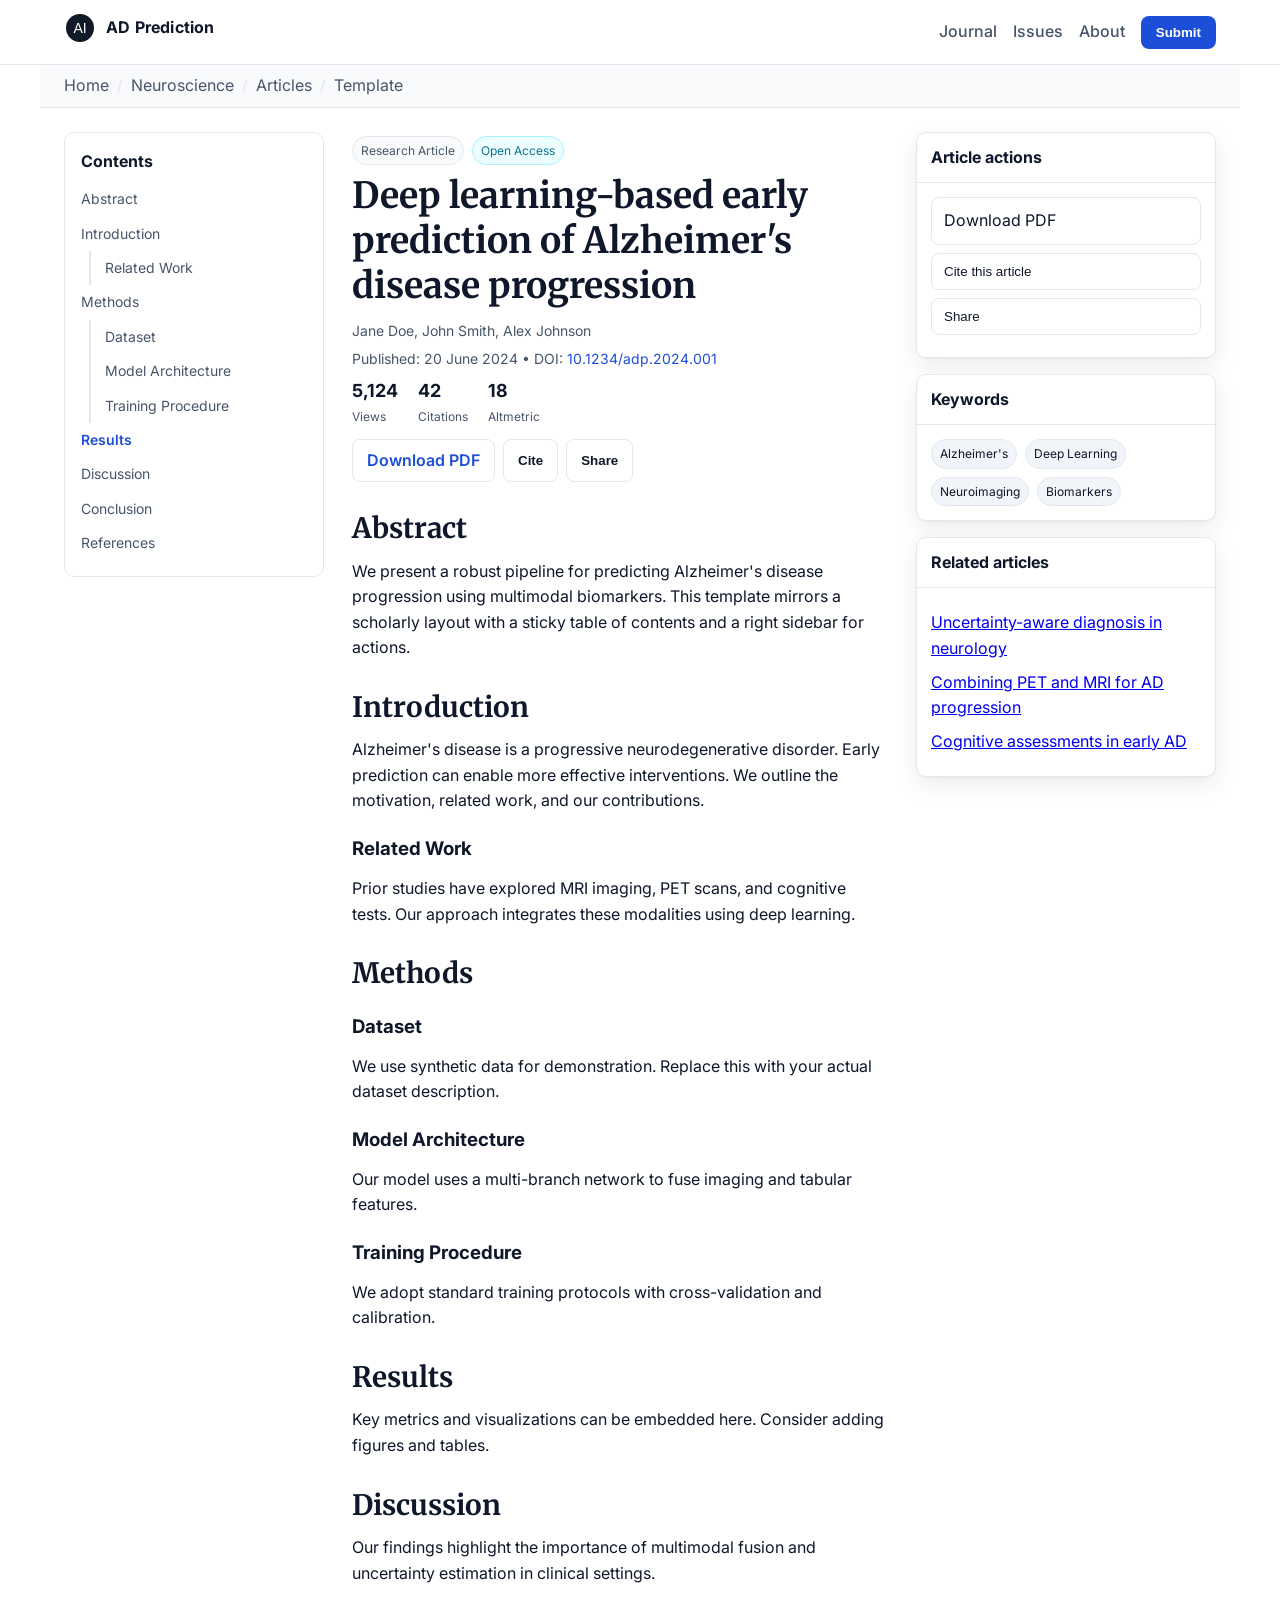
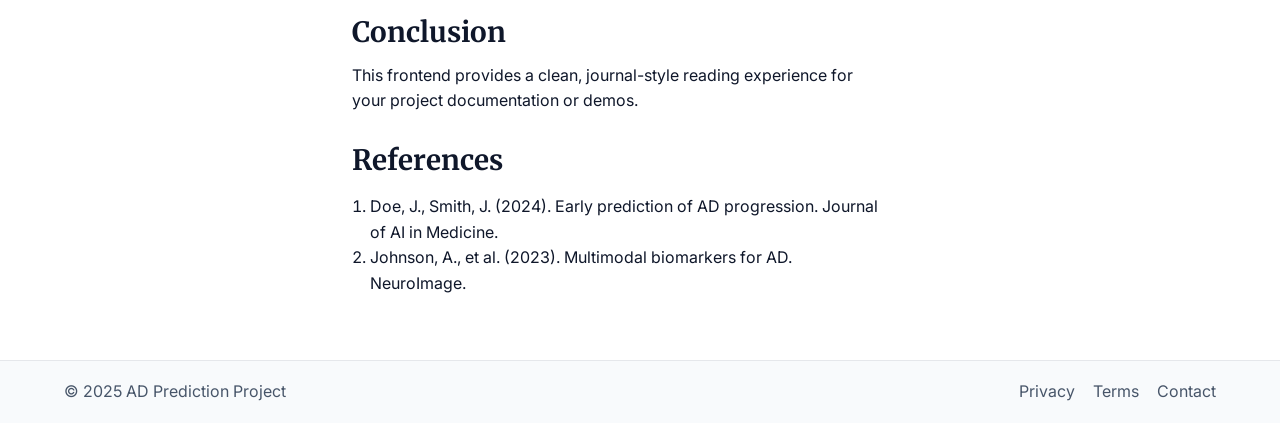
<file: frontend/index.html>
<!doctype html>
<html lang="en">
<head>
  <meta charset="utf-8" />
  <meta name="viewport" content="width=device-width, initial-scale=1" />
  <title>Project Article Template</title>
  <meta name="description" content="Article layout template mirroring a scholarly journal page with sticky TOC and sidebar." />
  <link rel="stylesheet" href="./styles.css" />
  <link rel="preconnect" href="https://fonts.googleapis.com">
  <link rel="preconnect" href="https://fonts.gstatic.com" crossorigin>
  <link href="https://fonts.googleapis.com/css2?family=Inter:wght@300;400;500;600;700&family=Merriweather:wght@300;400;700&display=swap" rel="stylesheet">
</head>
<body>
  <header class="site-header" role="banner">
    <div class="site-header__inner container">
      <div class="brand">
        <a href="#" class="brand__link" aria-label="Home">
          <svg class="brand__logo" viewBox="0 0 32 32" aria-hidden="true"><circle cx="16" cy="16" r="14" fill="#111827"/><text x="16" y="21" text-anchor="middle" font-family="sans-serif" font-size="14" fill="#fff">AI</text></svg>
          <span class="brand__name">AD Prediction</span>
        </a>
      </div>
      <nav class="site-nav" aria-label="Primary">
        <a href="#" class="site-nav__item">Journal</a>
        <a href="#" class="site-nav__item">Issues</a>
        <a href="#" class="site-nav__item">About</a>
      </nav>
      <div class="site-actions">
        <button class="btn btn--primary">Submit</button>
      </div>
    </div>
  </header>

  <div class="breadcrumb container" aria-label="Breadcrumb">
    <ol class="breadcrumb__list">
      <li><a href="#">Home</a></li>
      <li><a href="#">Neuroscience</a></li>
      <li><a href="#">Articles</a></li>
      <li aria-current="page">Template</li>
    </ol>
  </div>

  <main class="container layout" id="main-content">
    <aside class="toc" aria-label="Table of contents">
      <div class="toc__inner">
        <div class="toc__title">Contents</div>
        <nav id="toc-nav" class="toc__nav"></nav>
      </div>
    </aside>

    <article class="article" role="article">
      <header class="article-header">
        <div class="article-labels">
          <span class="label">Research Article</span>
          <span class="label label--accent">Open Access</span>
        </div>
        <h1 class="article-title">Deep learning-based early prediction of Alzheimer's disease progression</h1>
        <div class="article-meta">
          <div class="meta-row">
            <div class="authors">
              <span>Jane Doe</span>, <span>John Smith</span>, <span>Alex Johnson</span>
            </div>
          </div>
          <div class="meta-row">
            <div class="journal">Published: <time datetime="2024-06-20">20 June 2024</time> • DOI: <a href="#">10.1234/adp.2024.001</a></div>
          </div>
          <div class="meta-row metrics">
            <div class="metric"><strong>5,124</strong><span>Views</span></div>
            <div class="metric"><strong>42</strong><span>Citations</span></div>
            <div class="metric"><strong>18</strong><span>Altmetric</span></div>
          </div>
        </div>
        <div class="article-actions">
          <a class="btn btn--ghost" href="#">Download PDF</a>
          <button class="btn btn--ghost" data-action="cite">Cite</button>
          <button class="btn btn--ghost" data-action="share">Share</button>
        </div>
      </header>

      <section class="abstract" id="abstract">
        <h2>Abstract</h2>
        <p>
          We present a robust pipeline for predicting Alzheimer's disease progression using multimodal biomarkers.
          This template mirrors a scholarly layout with a sticky table of contents and a right sidebar for actions.
        </p>
      </section>

      <section id="introduction">
        <h2>Introduction</h2>
        <p>
          Alzheimer's disease is a progressive neurodegenerative disorder. Early prediction can enable more effective
          interventions. We outline the motivation, related work, and our contributions.
        </p>
        <h3>Related Work</h3>
        <p>
          Prior studies have explored MRI imaging, PET scans, and cognitive tests. Our approach integrates these
          modalities using deep learning.
        </p>
      </section>

      <section id="methods">
        <h2>Methods</h2>
        <h3>Dataset</h3>
        <p>
          We use synthetic data for demonstration. Replace this with your actual dataset description.
        </p>
        <h3>Model Architecture</h3>
        <p>
          Our model uses a multi-branch network to fuse imaging and tabular features.
        </p>
        <h3>Training Procedure</h3>
        <p>
          We adopt standard training protocols with cross-validation and calibration.
        </p>
      </section>

      <section id="results">
        <h2>Results</h2>
        <p>
          Key metrics and visualizations can be embedded here. Consider adding figures and tables.
        </p>
      </section>

      <section id="discussion">
        <h2>Discussion</h2>
        <p>
          Our findings highlight the importance of multimodal fusion and uncertainty estimation in clinical settings.
        </p>
      </section>

      <section id="conclusion">
        <h2>Conclusion</h2>
        <p>
          This frontend provides a clean, journal-style reading experience for your project documentation or demos.
        </p>
      </section>

      <section id="references">
        <h2>References</h2>
        <ol class="references">
          <li>Doe, J., Smith, J. (2024). Early prediction of AD progression. Journal of AI in Medicine.</li>
          <li>Johnson, A., et al. (2023). Multimodal biomarkers for AD. NeuroImage.</li>
        </ol>
      </section>
    </article>

    <aside class="sidebar" aria-label="Article actions and related content">
      <div class="card">
        <div class="card__title">Article actions</div>
        <div class="card__content actions">
          <a href="#" class="action">Download PDF</a>
          <button class="action" data-action="cite">Cite this article</button>
          <button class="action" data-action="share">Share</button>
        </div>
      </div>

      <div class="card">
        <div class="card__title">Keywords</div>
        <div class="card__content tags">
          <span class="tag">Alzheimer's</span>
          <span class="tag">Deep Learning</span>
          <span class="tag">Neuroimaging</span>
          <span class="tag">Biomarkers</span>
        </div>
      </div>

      <div class="card">
        <div class="card__title">Related articles</div>
        <ul class="card__list">
          <li><a href="#">Uncertainty-aware diagnosis in neurology</a></li>
          <li><a href="#">Combining PET and MRI for AD progression</a></li>
          <li><a href="#">Cognitive assessments in early AD</a></li>
        </ul>
      </div>
    </aside>
  </main>

  <footer class="site-footer">
    <div class="container">
      <div>© 2025 AD Prediction Project</div>
      <nav class="footer-nav">
        <a href="#">Privacy</a>
        <a href="#">Terms</a>
        <a href="#">Contact</a>
      </nav>
    </div>
  </footer>

  <script src="./script.js"></script>
</body>
</html>
</file>
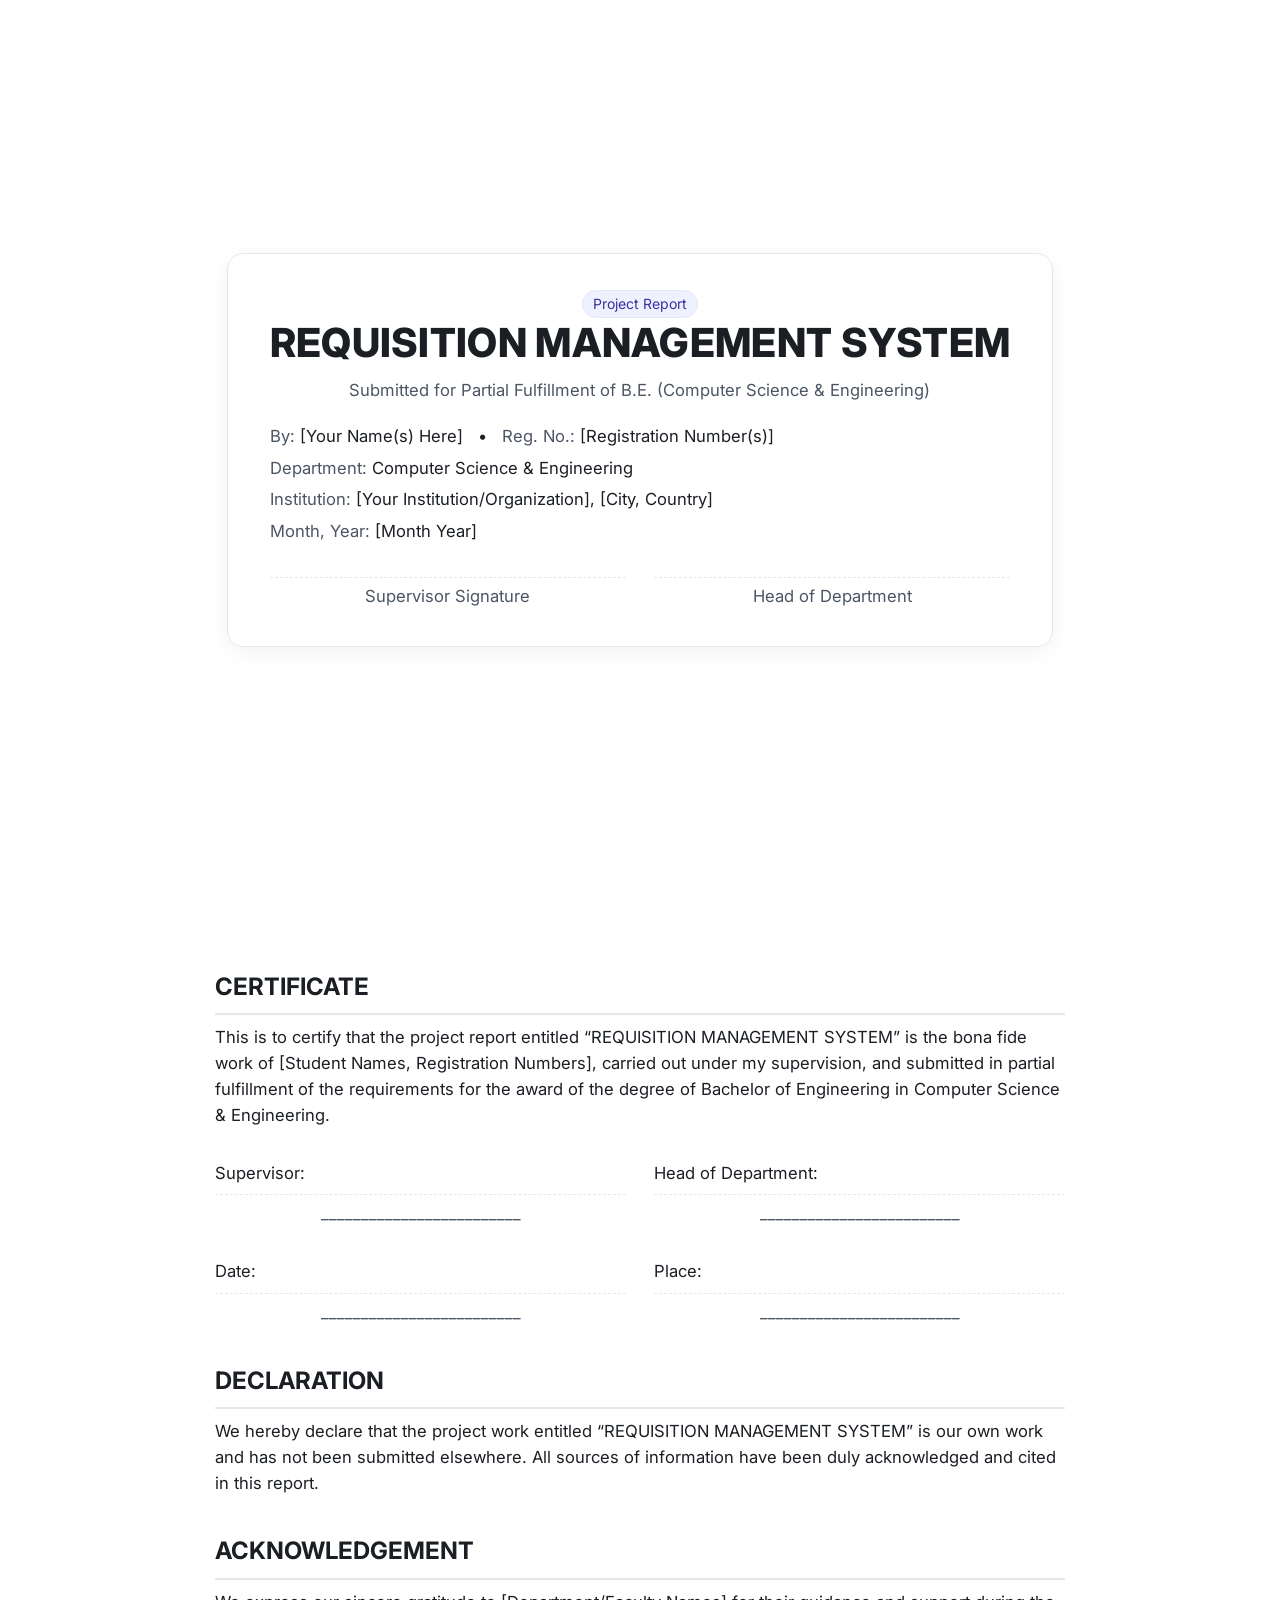
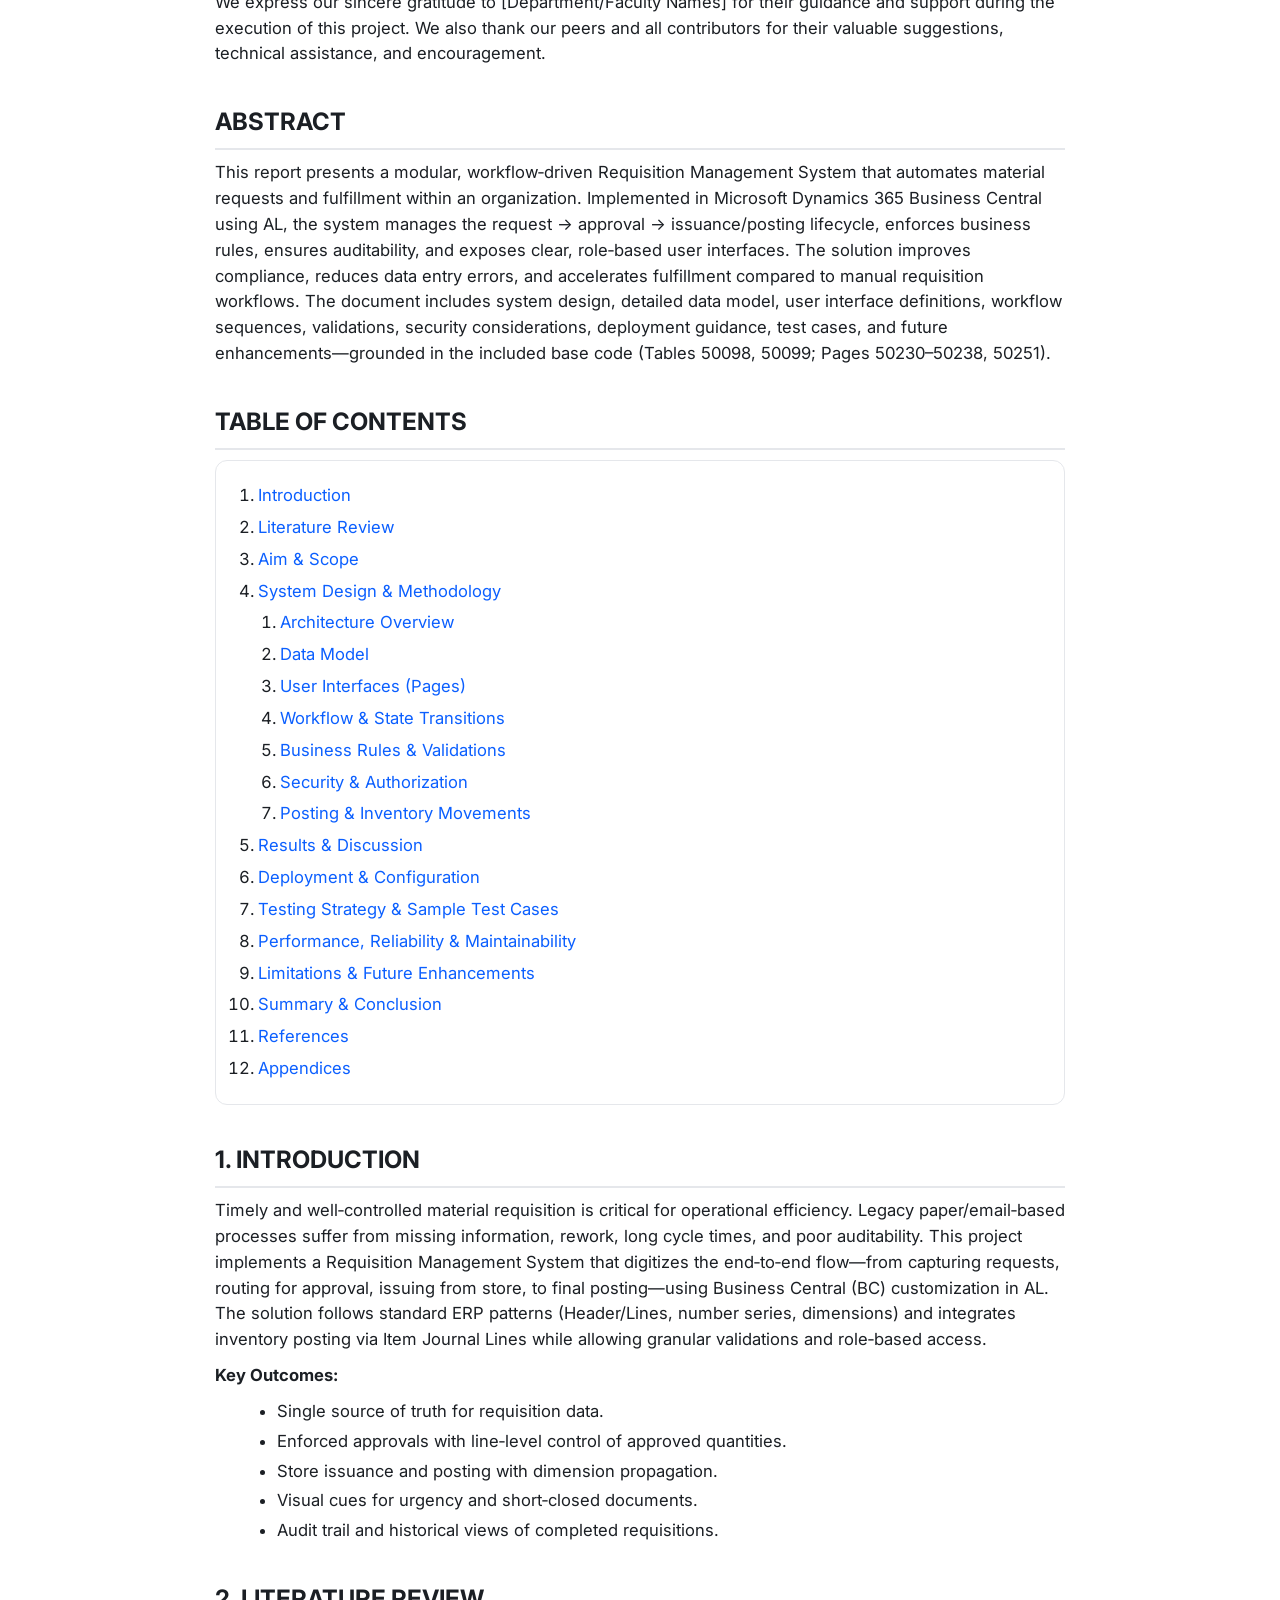
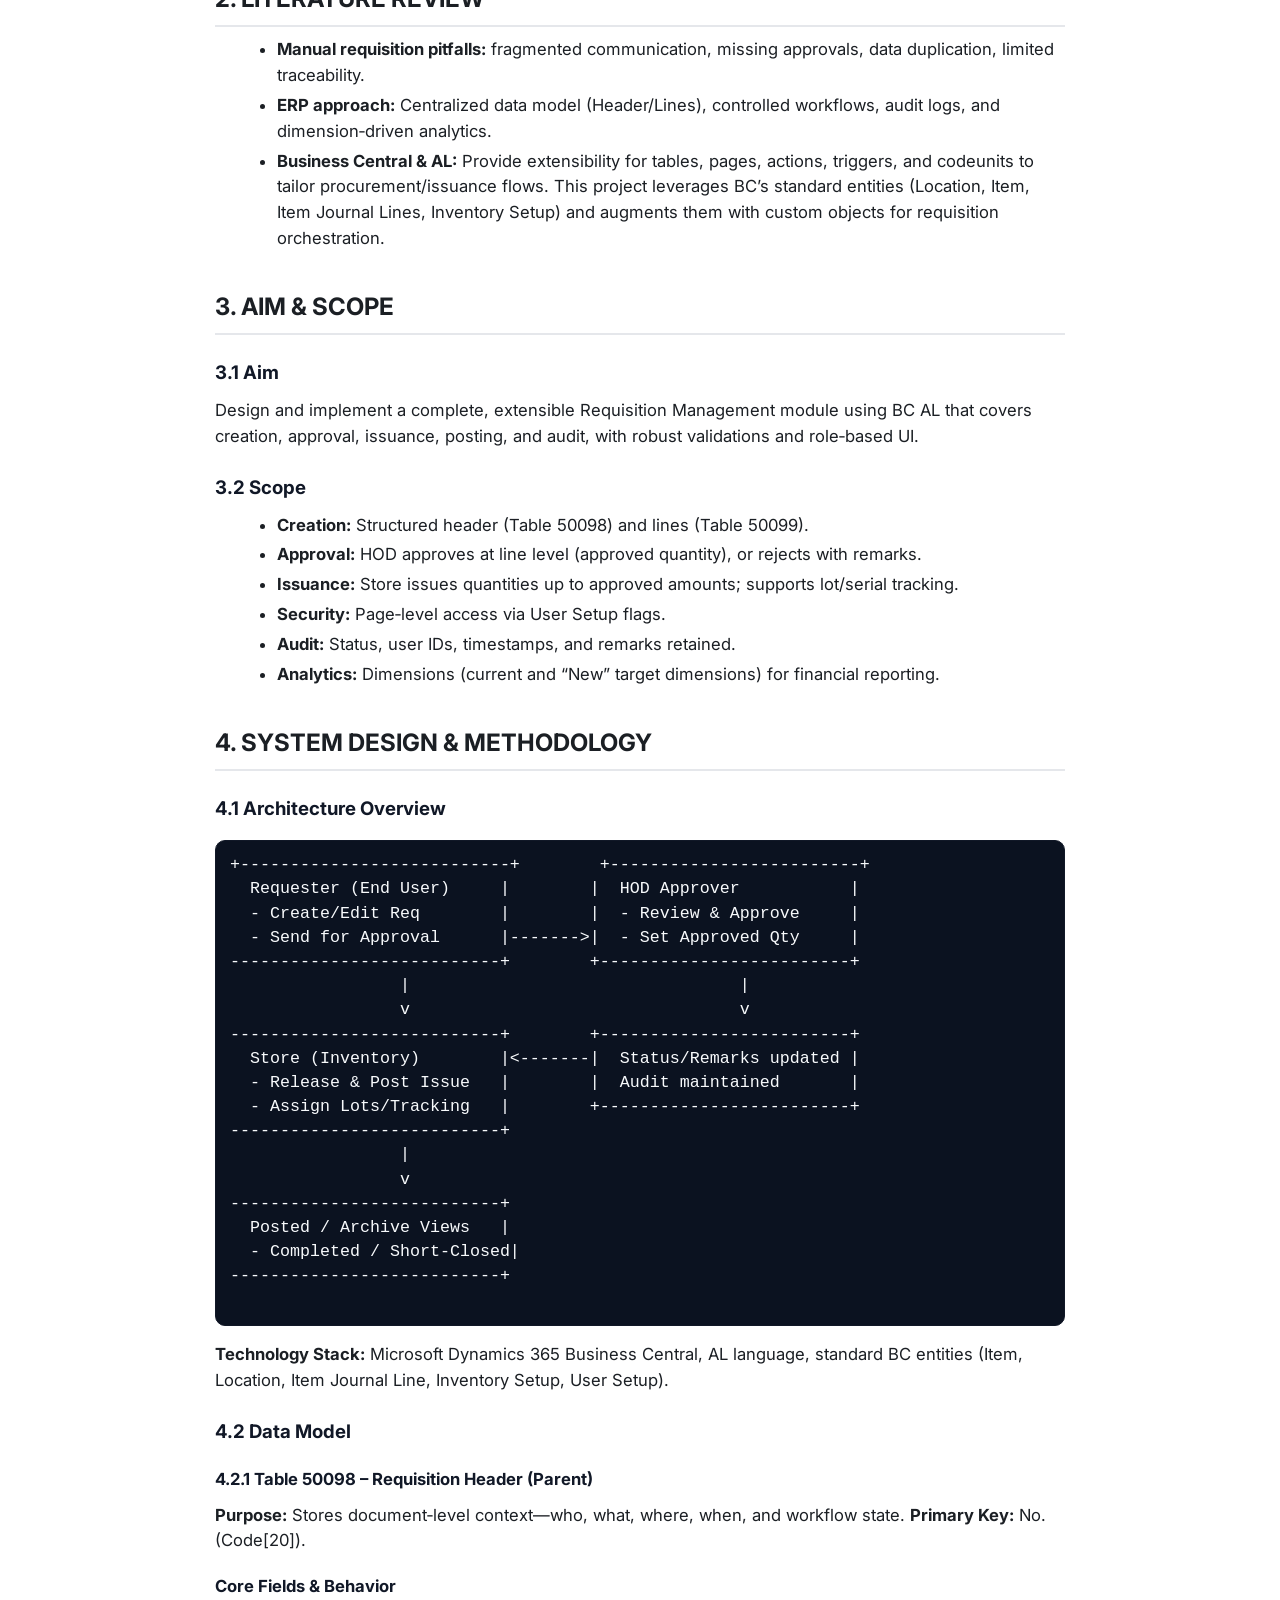
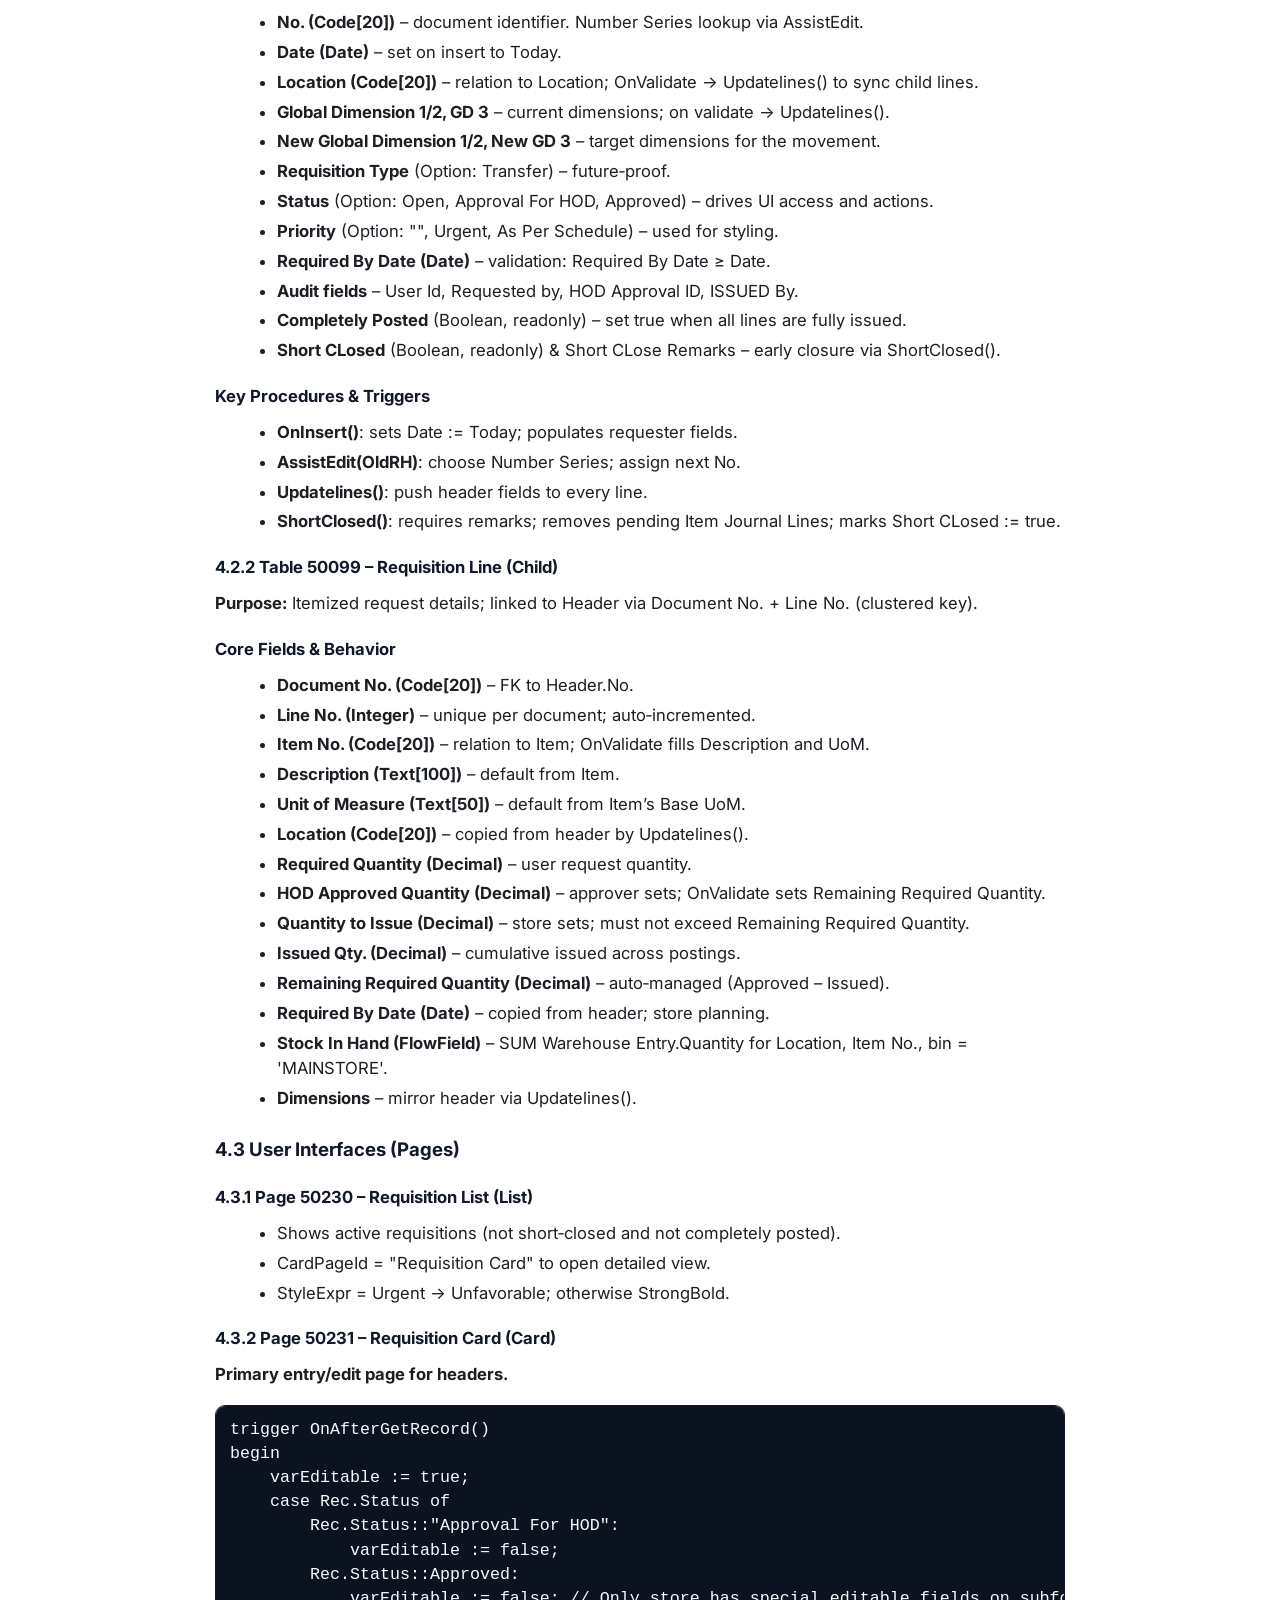
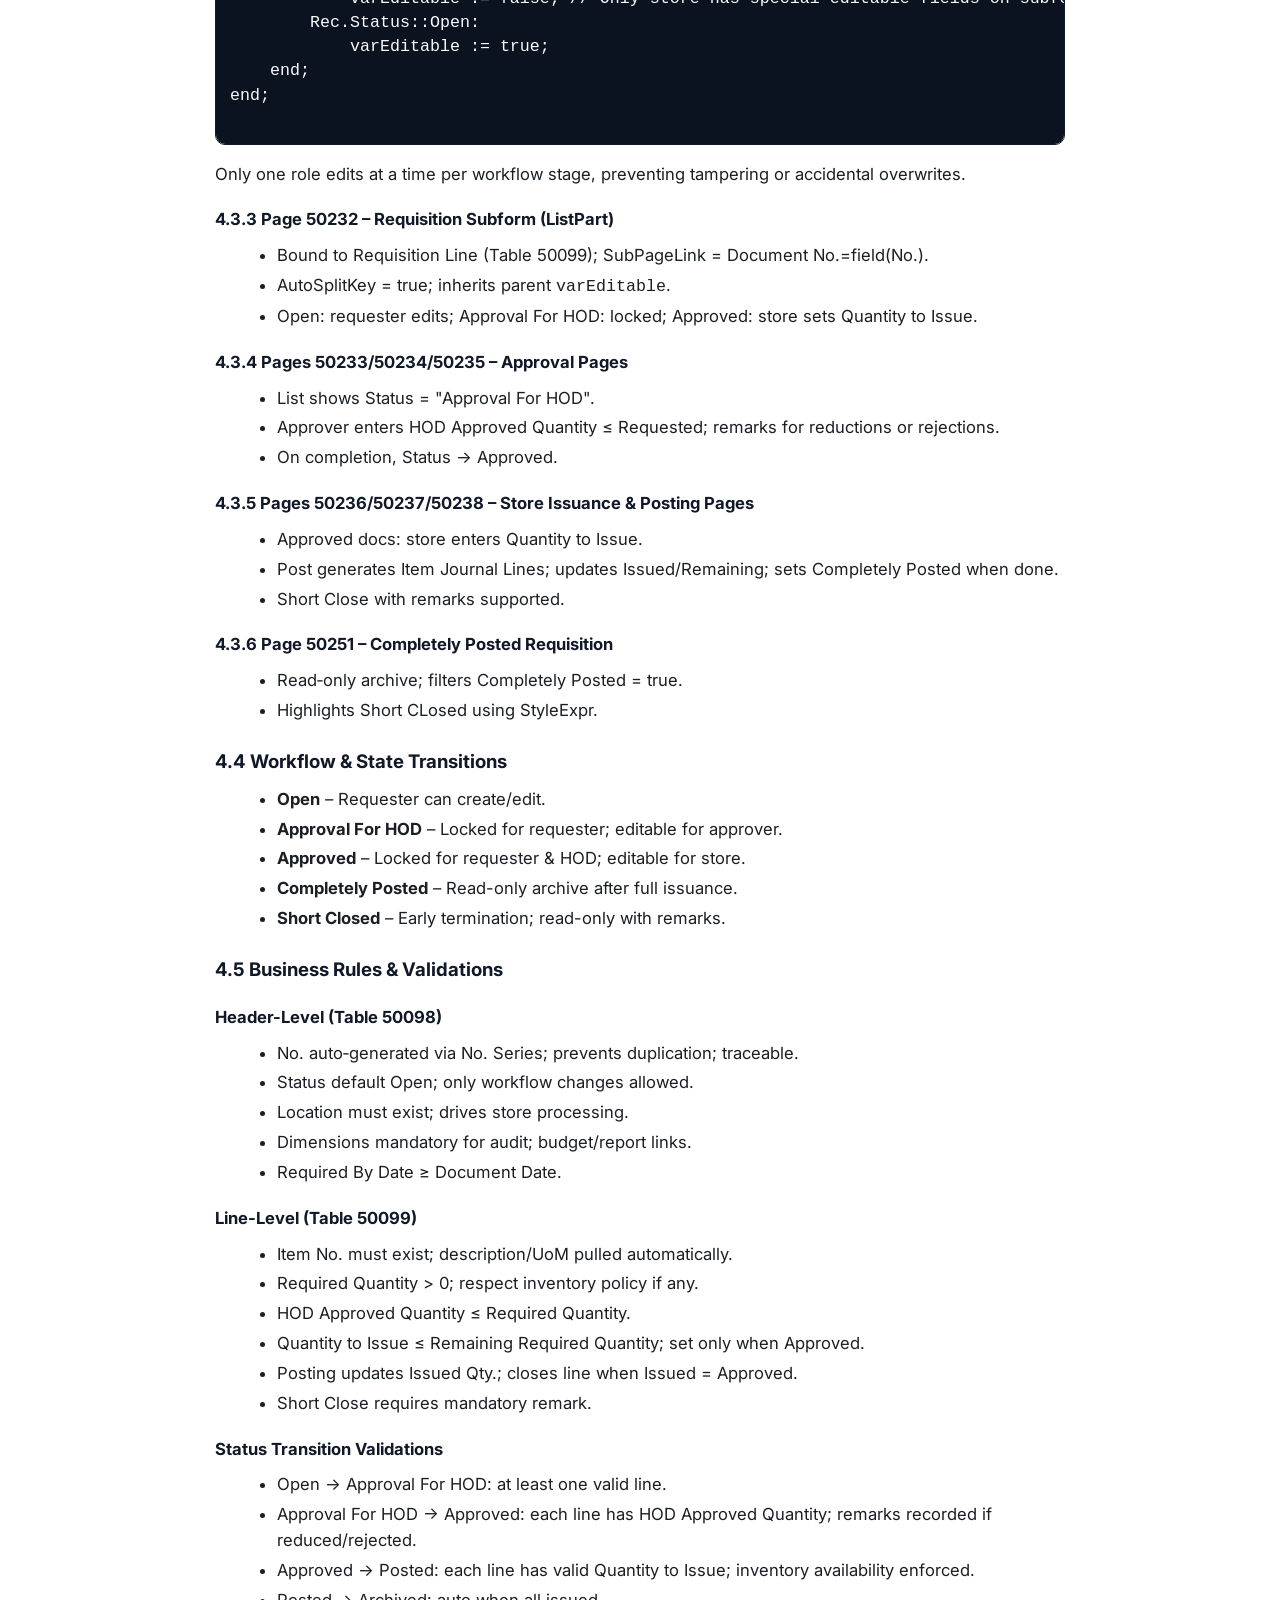
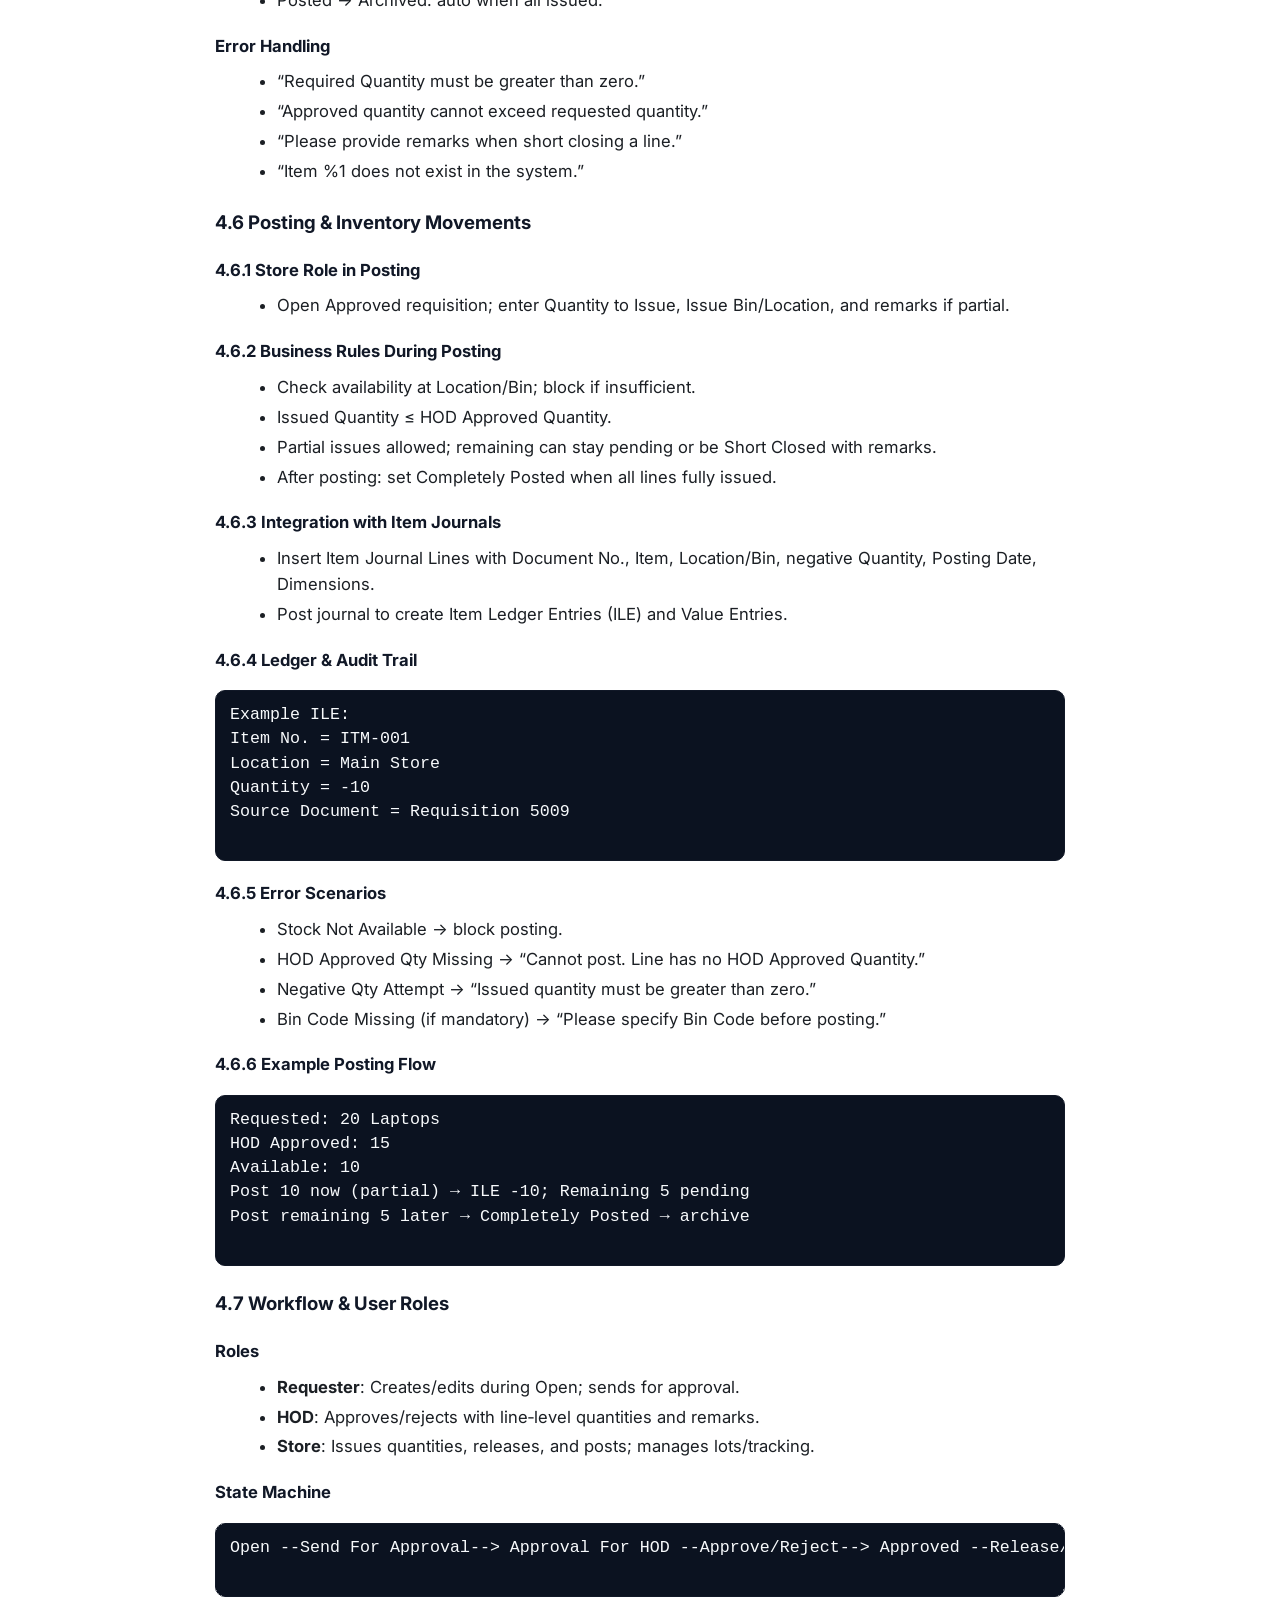
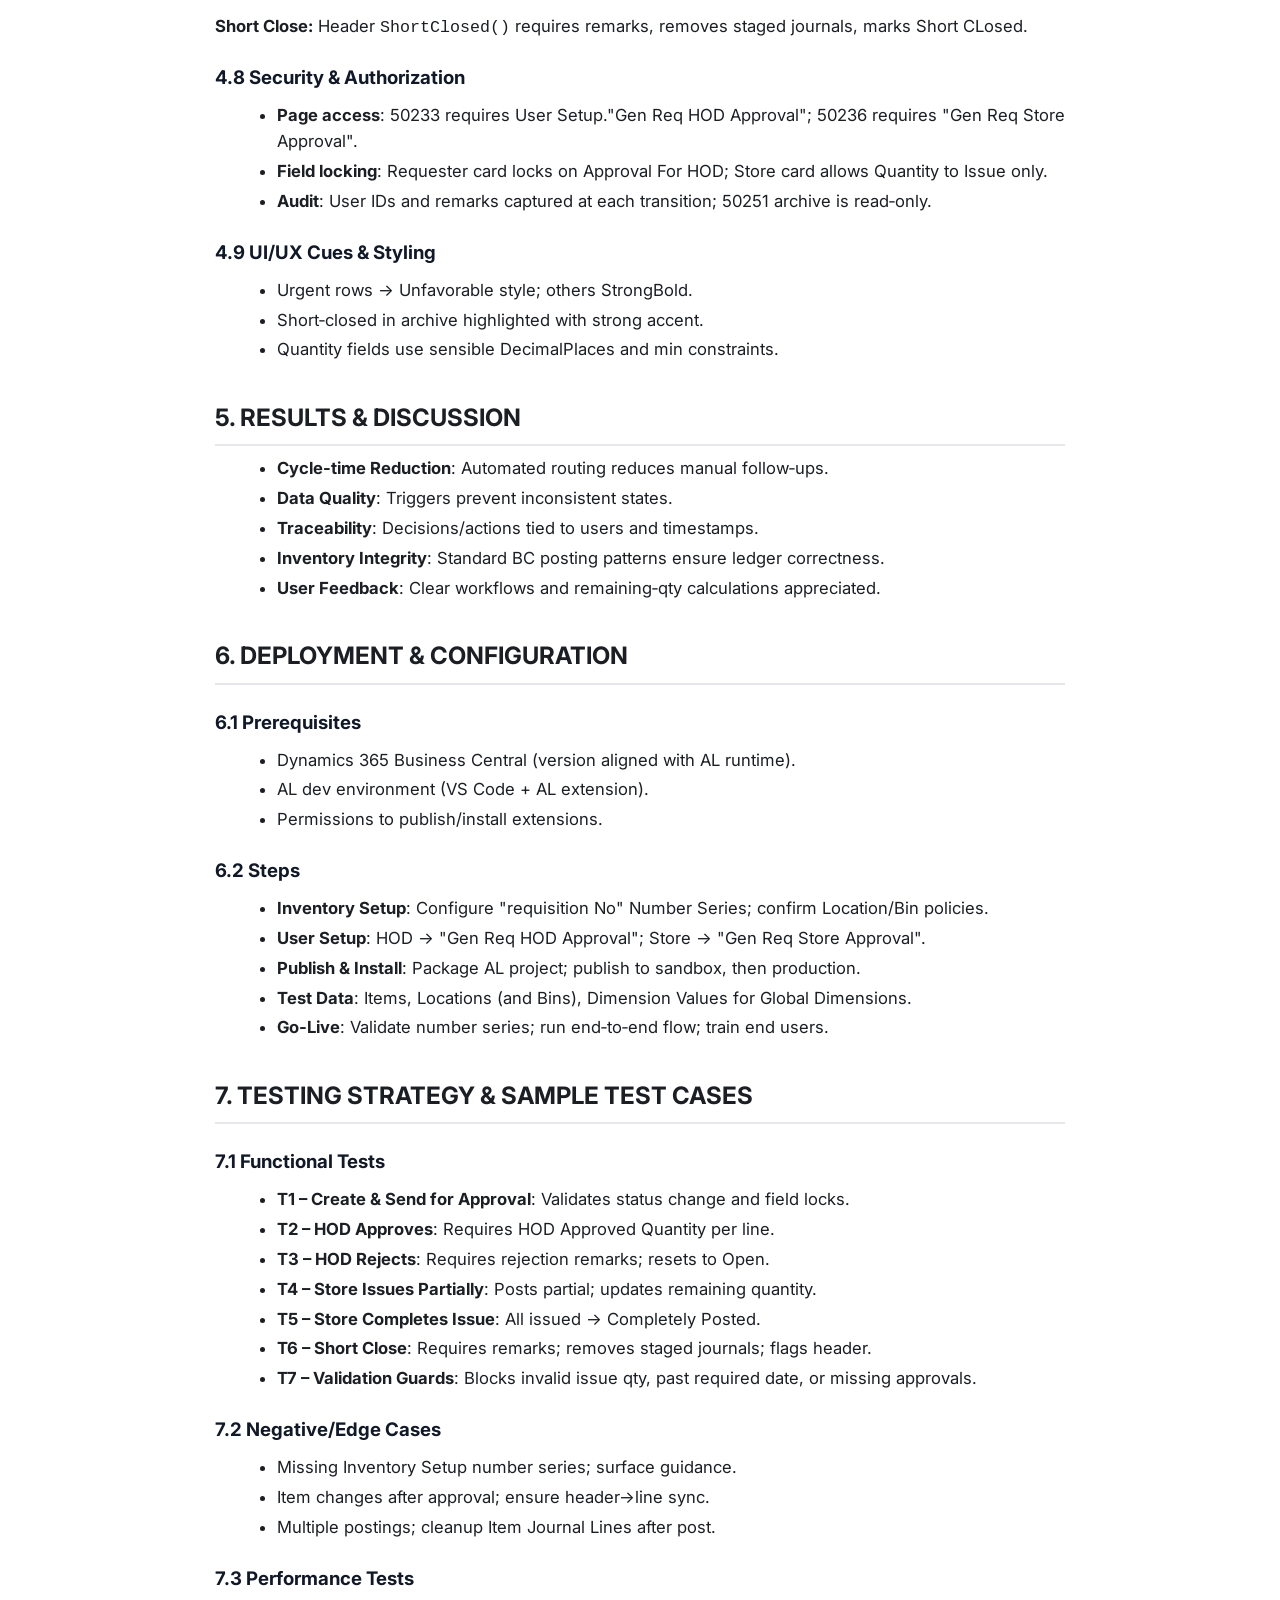
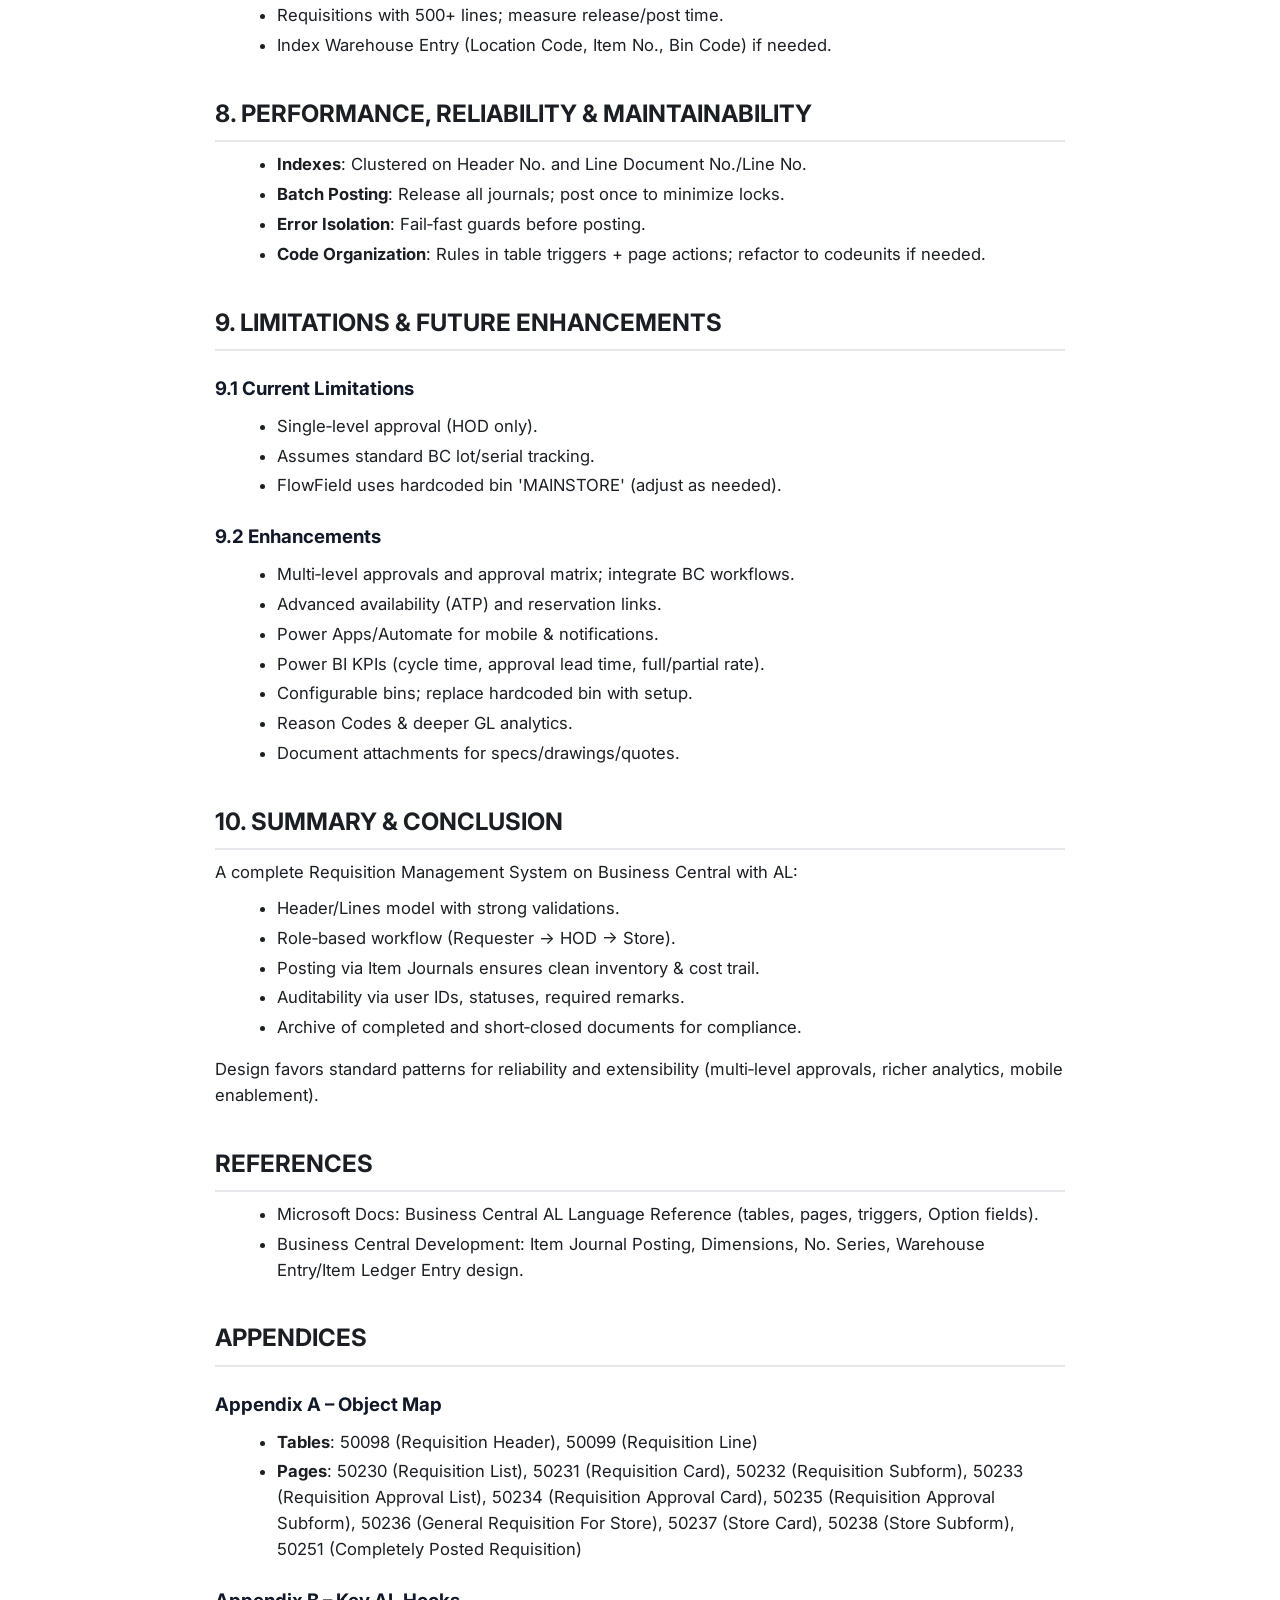
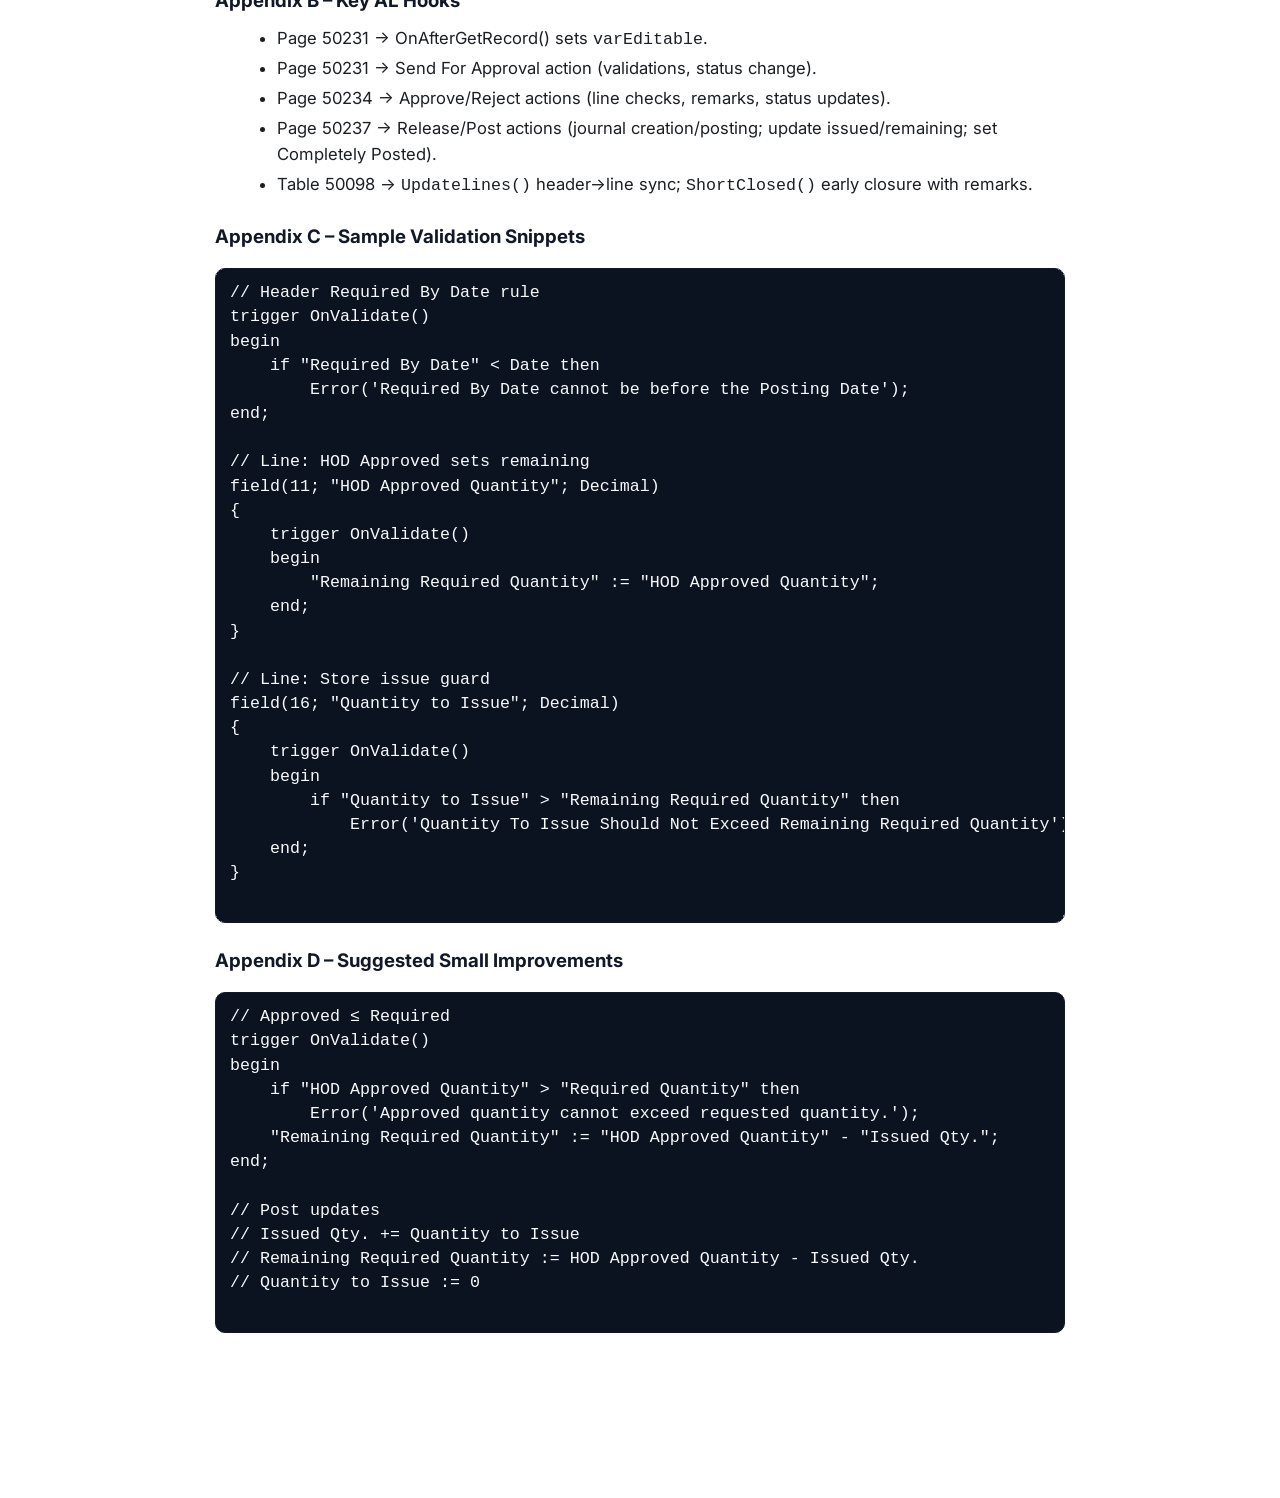
<file: report/requisition_management_system.html>
<!DOCTYPE html>
<html lang="en">
<head>
    <meta charset="utf-8" />
    <meta name="viewport" content="width=device-width, initial-scale=1" />
    <title>Requisition Management System - Project Report</title>
    <style>
        :root {
            --primary: #0b5fff;
            --text: #1b1f24;
            --muted: #4b5563;
            --border: #e5e7eb;
            --accent: #f43f5e;
        }
        html, body { height: 100%; }
        body {
            margin: 0;
            color: var(--text);
            font-family: "Inter", system-ui, -apple-system, Segoe UI, Roboto, Helvetica, Arial, "Apple Color Emoji", "Segoe UI Emoji";
            line-height: 1.55;
            font-size: 12.5pt;
            -webkit-print-color-adjust: exact;
            print-color-adjust: exact;
        }
        main { max-width: 850px; margin: 0 auto; padding: 32px 32px 64px; }

        /* Headings */
        h1, h2, h3, h4 { color: var(--text); margin: 0 0 10px; }
        h1 { font-size: 28pt; line-height: 1.25; }
        h2 { font-size: 18pt; border-bottom: 2px solid var(--border); padding-bottom: 8px; margin-top: 36px; }
        h3 { font-size: 14pt; color: #111827; margin-top: 24px; }
        h4 { font-size: 12.5pt; color: #111827; margin-top: 20px; }

        p { margin: 10px 0; }
        ul { margin: 8px 0 16px 22px; }
        li { margin: 4px 0; }

        .muted { color: var(--muted); }
        .small { font-size: 10.5pt; }
        .center { text-align: center; }
        .right { text-align: right; }
        .mb-2 { margin-bottom: 8px; }
        .mb-4 { margin-bottom: 16px; }
        .mb-6 { margin-bottom: 24px; }
        .mt-6 { margin-top: 24px; }
        .note { background: #f8fafc; border: 1px solid var(--border); padding: 10px 12px; border-radius: 8px; }

        .cover-page {
            display: grid;
            place-items: center;
            min-height: 100vh;
            background: radial-gradient(1200px 600px at 50% -50%, #e7efff 0%, transparent 60%) no-repeat;
        }
        .cover-card {
            border: 1px solid var(--border);
            background: white;
            border-radius: 16px;
            box-shadow: 0 6px 24px rgba(0,0,0,0.05);
            padding: 36px 42px;
            max-width: 820px;
        }
        .title {
            font-size: 30pt;
            font-weight: 800;
            letter-spacing: 0.3px;
        }
        .subtitle { color: var(--muted); margin-top: 4px; }
        .meta { margin-top: 20px; }
        .kv { margin: 6px 0; }
        .kv span { color: var(--muted); }
        .sign-row { display: grid; grid-template-columns: 1fr 1fr; gap: 28px; margin-top: 32px; }
        .sign {
            border-top: 1px dashed var(--border);
            padding-top: 6px;
            text-align: center;
            color: var(--muted);
        }

        .page-break { page-break-before: always; }
        .page { page-break-after: always; }

        .toc {
            border: 1px solid var(--border);
            border-radius: 12px;
            padding: 16px 20px;
            background: white;
        }
        .toc h3 { margin-top: 0; }
        .toc a { color: var(--primary); text-decoration: none; }
        .toc a:hover { text-decoration: underline; }
        .toc ol { margin: 0; padding-left: 22px; }
        .toc li { margin: 6px 0; }

        pre {
            background: #0b1220;
            color: #f8fafc;
            padding: 12px 14px;
            border-radius: 10px;
            overflow: auto;
            border: 1px solid #111827;
            line-height: 1.45;
        }

        code { font-family: ui-monospace, SFMono-Regular, Menlo, Monaco, Consolas, "Liberation Mono", "Courier New", monospace; }

        blockquote {
            margin: 12px 0;
            padding: 10px 14px;
            border-left: 4px solid var(--primary);
            background: #f8fafc;
        }

        .tag {
            display: inline-block;
            background: #eef2ff;
            color: #3730a3;
            border: 1px solid #e0e7ff;
            border-radius: 999px;
            padding: 2px 10px;
            font-size: 10.5pt;
        }

        /* Print setup */
        @page {
            size: A4;
            margin: 20mm 16mm 24mm;
        }
        @media print {
            a[href]::after { content: ""; }
            .page { page-break-after: always; }
            .page-break { page-break-before: always; }
            .cover-page { page-break-after: always; }
            .toc { break-inside: avoid; }
            pre { white-space: pre-wrap; }
        }
    </style>
    <link rel="preconnect" href="https://fonts.googleapis.com">
    <link rel="preconnect" href="https://fonts.gstatic.com" crossorigin>
    <link href="https://fonts.googleapis.com/css2?family=Inter:wght@400;600;800&display=swap" rel="stylesheet">
    <meta name="description" content="Requisition Management System Project Report">
</head>
<body>
    <!-- Cover Page -->
    <section class="cover-page">
        <div class="cover-card">
            <div class="center">
                <div class="tag">Project Report</div>
                <h1 class="title">REQUISITION MANAGEMENT SYSTEM</h1>
                <div class="subtitle">Submitted for Partial Fulfillment of B.E. (Computer Science & Engineering)</div>
            </div>
            <div class="meta">
                <p class="kv"><span>By:</span> [Your Name(s) Here] &nbsp; • &nbsp; <span>Reg. No.:</span> [Registration Number(s)]</p>
                <p class="kv"><span>Department:</span> Computer Science & Engineering</p>
                <p class="kv"><span>Institution:</span> [Your Institution/Organization], [City, Country]</p>
                <p class="kv"><span>Month, Year:</span> [Month Year]</p>
            </div>
            <div class="sign-row">
                <div class="sign">Supervisor Signature</div>
                <div class="sign">Head of Department</div>
            </div>
        </div>
    </section>

    <main>
        <!-- Certificate -->
        <section id="certificate" class="page">
            <h2>CERTIFICATE</h2>
            <p>
                This is to certify that the project report entitled “REQUISITION MANAGEMENT SYSTEM” is the bona fide work of
                [Student Names, Registration Numbers], carried out under my supervision, and submitted in partial fulfillment of the requirements for
                the award of the degree of Bachelor of Engineering in Computer Science & Engineering.
            </p>
            <div class="sign-row">
                <div>
                    <div class="mb-2">Supervisor:</div>
                    <div class="sign">_________________________</div>
                </div>
                <div>
                    <div class="mb-2">Head of Department:</div>
                    <div class="sign">_________________________</div>
                </div>
            </div>
            <div class="sign-row">
                <div>
                    <div class="mb-2">Date:</div>
                    <div class="sign">_________________________</div>
                </div>
                <div>
                    <div class="mb-2">Place:</div>
                    <div class="sign">_________________________</div>
                </div>
            </div>
        </section>

        <!-- Declaration -->
        <section id="declaration" class="page">
            <h2>DECLARATION</h2>
            <p>
                We hereby declare that the project work entitled “REQUISITION MANAGEMENT SYSTEM” is our own work and has not been submitted elsewhere.
                All sources of information have been duly acknowledged and cited in this report.
            </p>
        </section>

        <!-- Acknowledgement -->
        <section id="acknowledgement" class="page">
            <h2>ACKNOWLEDGEMENT</h2>
            <p>
                We express our sincere gratitude to [Department/Faculty Names] for their guidance and support during the execution of this project.
                We also thank our peers and all contributors for their valuable suggestions, technical assistance, and encouragement.
            </p>
        </section>

        <!-- Abstract -->
        <section id="abstract" class="page">
            <h2>ABSTRACT</h2>
            <p>
                This report presents a modular, workflow‑driven Requisition Management System that automates material requests and fulfillment within an organization.
                Implemented in Microsoft Dynamics 365 Business Central using AL, the system manages the request → approval → issuance/posting lifecycle, enforces business rules,
                ensures auditability, and exposes clear, role‑based user interfaces. The solution improves compliance, reduces data entry errors, and accelerates fulfillment compared to
                manual requisition workflows. The document includes system design, detailed data model, user interface definitions, workflow sequences, validations, security considerations,
                deployment guidance, test cases, and future enhancements—grounded in the included base code (Tables 50098, 50099; Pages 50230–50238, 50251).
            </p>
        </section>

        <!-- TOC -->
        <section id="toc" class="page">
            <h2>TABLE OF CONTENTS</h2>
            <div class="toc">
                <ol>
                    <li><a href="#introduction">Introduction</a></li>
                    <li><a href="#literature-review">Literature Review</a></li>
                    <li><a href="#aim-scope">Aim &amp; Scope</a></li>
                    <li><a href="#system-design">System Design &amp; Methodology</a>
                        <ol>
                            <li><a href="#architecture-overview">Architecture Overview</a></li>
                            <li><a href="#data-model">Data Model</a></li>
                            <li><a href="#ui-pages">User Interfaces (Pages)</a></li>
                            <li><a href="#workflow-transitions">Workflow &amp; State Transitions</a></li>
                            <li><a href="#business-rules">Business Rules &amp; Validations</a></li>
                            <li><a href="#security-authorization">Security &amp; Authorization</a></li>
                            <li><a href="#posting-inventory">Posting &amp; Inventory Movements</a></li>
                        </ol>
                    </li>
                    <li><a href="#results-discussion">Results &amp; Discussion</a></li>
                    <li><a href="#deployment-config">Deployment &amp; Configuration</a></li>
                    <li><a href="#testing">Testing Strategy &amp; Sample Test Cases</a></li>
                    <li><a href="#performance">Performance, Reliability &amp; Maintainability</a></li>
                    <li><a href="#limitations-future">Limitations &amp; Future Enhancements</a></li>
                    <li><a href="#conclusion">Summary &amp; Conclusion</a></li>
                    <li><a href="#references">References</a></li>
                    <li><a href="#appendices">Appendices</a></li>
                </ol>
            </div>
        </section>

        <!-- 1. Introduction -->
        <section id="introduction" class="page">
            <h2>1. INTRODUCTION</h2>
            <p>
                Timely and well‑controlled material requisition is critical for operational efficiency. Legacy paper/email‑based processes suffer from missing information, rework,
                long cycle times, and poor auditability. This project implements a Requisition Management System that digitizes the end‑to‑end flow—from capturing requests,
                routing for approval, issuing from store, to final posting—using Business Central (BC) customization in AL. The solution follows standard ERP patterns (Header/Lines,
                number series, dimensions) and integrates inventory posting via Item Journal Lines while allowing granular validations and role‑based access.
            </p>
            <p><strong>Key Outcomes:</strong></p>
            <ul>
                <li>Single source of truth for requisition data.</li>
                <li>Enforced approvals with line‑level control of approved quantities.</li>
                <li>Store issuance and posting with dimension propagation.</li>
                <li>Visual cues for urgency and short‑closed documents.</li>
                <li>Audit trail and historical views of completed requisitions.</li>
            </ul>
        </section>

        <!-- 2. Literature Review -->
        <section id="literature-review" class="page">
            <h2>2. LITERATURE REVIEW</h2>
            <ul>
                <li><strong>Manual requisition pitfalls:</strong> fragmented communication, missing approvals, data duplication, limited traceability.</li>
                <li><strong>ERP approach:</strong> Centralized data model (Header/Lines), controlled workflows, audit logs, and dimension‑driven analytics.</li>
                <li><strong>Business Central &amp; AL:</strong> Provide extensibility for tables, pages, actions, triggers, and codeunits to tailor procurement/issuance flows.
                    This project leverages BC’s standard entities (Location, Item, Item Journal Lines, Inventory Setup) and augments them with custom objects for requisition orchestration.</li>
            </ul>
        </section>

        <!-- 3. Aim & Scope -->
        <section id="aim-scope" class="page">
            <h2>3. AIM &amp; SCOPE</h2>
            <h3>3.1 Aim</h3>
            <p>
                Design and implement a complete, extensible Requisition Management module using BC AL that covers creation, approval, issuance, posting, and audit, with robust validations and role‑based UI.
            </p>
            <h3>3.2 Scope</h3>
            <ul>
                <li><strong>Creation:</strong> Structured header (Table 50098) and lines (Table 50099).</li>
                <li><strong>Approval:</strong> HOD approves at line level (approved quantity), or rejects with remarks.</li>
                <li><strong>Issuance:</strong> Store issues quantities up to approved amounts; supports lot/serial tracking.</li>
                <li><strong>Security:</strong> Page‑level access via User Setup flags.</li>
                <li><strong>Audit:</strong> Status, user IDs, timestamps, and remarks retained.</li>
                <li><strong>Analytics:</strong> Dimensions (current and “New” target dimensions) for financial reporting.</li>
            </ul>
        </section>

        <!-- 4. System Design & Methodology -->
        <section id="system-design" class="page">
            <h2>4. SYSTEM DESIGN &amp; METHODOLOGY</h2>
            <h3 id="architecture-overview">4.1 Architecture Overview</h3>
            <pre><code>+---------------------------+        +-------------------------+
  Requester (End User)     |        |  HOD Approver           |
  - Create/Edit Req        |        |  - Review &amp; Approve     |
  - Send for Approval      |------->|  - Set Approved Qty     |
---------------------------+        +-------------------------+
                 |                                 |
                 v                                 v
---------------------------+        +-------------------------+
  Store (Inventory)        |&lt;-------|  Status/Remarks updated |
  - Release &amp; Post Issue   |        |  Audit maintained       |
  - Assign Lots/Tracking   |        +-------------------------+
---------------------------+
                 |
                 v
---------------------------+
  Posted / Archive Views   |
  - Completed / Short-Closed|
---------------------------+
            </code></pre>
            <p><strong>Technology Stack:</strong> Microsoft Dynamics 365 Business Central, AL language, standard BC entities (Item, Location, Item Journal Line, Inventory Setup, User Setup).</p>

            <h3 id="data-model">4.2 Data Model</h3>
            <h4>4.2.1 Table 50098 – Requisition Header (Parent)</h4>
            <p><strong>Purpose:</strong> Stores document‑level context—who, what, where, when, and workflow state. <strong>Primary Key:</strong> No. (Code[20]).</p>
            <h4>Core Fields &amp; Behavior</h4>
            <ul>
                <li><strong>No. (Code[20])</strong> – document identifier. Number Series lookup via AssistEdit.</li>
                <li><strong>Date (Date)</strong> – set on insert to Today.</li>
                <li><strong>Location (Code[20])</strong> – relation to Location; OnValidate → Updatelines() to sync child lines.</li>
                <li><strong>Global Dimension 1/2, GD 3</strong> – current dimensions; on validate → Updatelines().</li>
                <li><strong>New Global Dimension 1/2, New GD 3</strong> – target dimensions for the movement.</li>
                <li><strong>Requisition Type</strong> (Option: Transfer) – future‑proof.</li>
                <li><strong>Status</strong> (Option: Open, Approval For HOD, Approved) – drives UI access and actions.</li>
                <li><strong>Priority</strong> (Option: "", Urgent, As Per Schedule) – used for styling.</li>
                <li><strong>Required By Date (Date)</strong> – validation: Required By Date ≥ Date.</li>
                <li><strong>Audit fields</strong> – User Id, Requested by, HOD Approval ID, ISSUED By.</li>
                <li><strong>Completely Posted</strong> (Boolean, readonly) – set true when all lines are fully issued.</li>
                <li><strong>Short CLosed</strong> (Boolean, readonly) &amp; Short CLose Remarks – early closure via ShortClosed().</li>
            </ul>
            <h4>Key Procedures &amp; Triggers</h4>
            <ul>
                <li><strong>OnInsert()</strong>: sets Date := Today; populates requester fields.</li>
                <li><strong>AssistEdit(OldRH)</strong>: choose Number Series; assign next No.</li>
                <li><strong>Updatelines()</strong>: push header fields to every line.</li>
                <li><strong>ShortClosed()</strong>: requires remarks; removes pending Item Journal Lines; marks Short CLosed := true.</li>
            </ul>

            <h4>4.2.2 Table 50099 – Requisition Line (Child)</h4>
            <p><strong>Purpose:</strong> Itemized request details; linked to Header via Document No. + Line No. (clustered key).</p>
            <h4>Core Fields &amp; Behavior</h4>
            <ul>
                <li><strong>Document No. (Code[20])</strong> – FK to Header.No.</li>
                <li><strong>Line No. (Integer)</strong> – unique per document; auto‑incremented.</li>
                <li><strong>Item No. (Code[20])</strong> – relation to Item; OnValidate fills Description and UoM.</li>
                <li><strong>Description (Text[100])</strong> – default from Item.</li>
                <li><strong>Unit of Measure (Text[50])</strong> – default from Item’s Base UoM.</li>
                <li><strong>Location (Code[20])</strong> – copied from header by Updatelines().</li>
                <li><strong>Required Quantity (Decimal)</strong> – user request quantity.</li>
                <li><strong>HOD Approved Quantity (Decimal)</strong> – approver sets; OnValidate sets Remaining Required Quantity.</li>
                <li><strong>Quantity to Issue (Decimal)</strong> – store sets; must not exceed Remaining Required Quantity.</li>
                <li><strong>Issued Qty. (Decimal)</strong> – cumulative issued across postings.</li>
                <li><strong>Remaining Required Quantity (Decimal)</strong> – auto‑managed (Approved – Issued).</li>
                <li><strong>Required By Date (Date)</strong> – copied from header; store planning.</li>
                <li><strong>Stock In Hand (FlowField)</strong> – SUM Warehouse Entry.Quantity for Location, Item No., bin = 'MAINSTORE'.</li>
                <li><strong>Dimensions</strong> – mirror header via Updatelines().</li>
            </ul>

            <h3 id="ui-pages">4.3 User Interfaces (Pages)</h3>
            <h4>4.3.1 Page 50230 – Requisition List (List)</h4>
            <ul>
                <li>Shows active requisitions (not short‑closed and not completely posted).</li>
                <li>CardPageId = "Requisition Card" to open detailed view.</li>
                <li>StyleExpr = Urgent → Unfavorable; otherwise StrongBold.</li>
            </ul>

            <h4>4.3.2 Page 50231 – Requisition Card (Card)</h4>
            <p><strong>Primary entry/edit page for headers.</strong></p>
            <pre><code>trigger OnAfterGetRecord()
begin
    varEditable := true;
    case Rec.Status of
        Rec.Status::"Approval For HOD":
            varEditable := false;
        Rec.Status::Approved:
            varEditable := false; // Only store has special editable fields on subform
        Rec.Status::Open:
            varEditable := true;
    end;
end;
            </code></pre>
            <p>Only one role edits at a time per workflow stage, preventing tampering or accidental overwrites.</p>

            <h4>4.3.3 Page 50232 – Requisition Subform (ListPart)</h4>
            <ul>
                <li>Bound to Requisition Line (Table 50099); SubPageLink = Document No.=field(No.).</li>
                <li>AutoSplitKey = true; inherits parent <code>varEditable</code>.</li>
                <li>Open: requester edits; Approval For HOD: locked; Approved: store sets Quantity to Issue.</li>
            </ul>

            <h4>4.3.4 Pages 50233/50234/50235 – Approval Pages</h4>
            <ul>
                <li>List shows Status = "Approval For HOD".</li>
                <li>Approver enters HOD Approved Quantity ≤ Requested; remarks for reductions or rejections.</li>
                <li>On completion, Status → Approved.</li>
            </ul>

            <h4>4.3.5 Pages 50236/50237/50238 – Store Issuance &amp; Posting Pages</h4>
            <ul>
                <li>Approved docs: store enters Quantity to Issue.</li>
                <li>Post generates Item Journal Lines; updates Issued/Remaining; sets Completely Posted when done.</li>
                <li>Short Close with remarks supported.</li>
            </ul>

            <h4>4.3.6 Page 50251 – Completely Posted Requisition</h4>
            <ul>
                <li>Read‑only archive; filters Completely Posted = true.</li>
                <li>Highlights Short CLosed using StyleExpr.</li>
            </ul>

            <h3 id="workflow-transitions">4.4 Workflow &amp; State Transitions</h3>
            <ul>
                <li><strong>Open</strong> – Requester can create/edit.</li>
                <li><strong>Approval For HOD</strong> – Locked for requester; editable for approver.</li>
                <li><strong>Approved</strong> – Locked for requester &amp; HOD; editable for store.</li>
                <li><strong>Completely Posted</strong> – Read-only archive after full issuance.</li>
                <li><strong>Short Closed</strong> – Early termination; read-only with remarks.</li>
            </ul>

            <h3 id="business-rules">4.5 Business Rules &amp; Validations</h3>
            <h4>Header-Level (Table 50098)</h4>
            <ul>
                <li>No. auto‑generated via No. Series; prevents duplication; traceable.</li>
                <li>Status default Open; only workflow changes allowed.</li>
                <li>Location must exist; drives store processing.</li>
                <li>Dimensions mandatory for audit; budget/report links.</li>
                <li>Required By Date ≥ Document Date.</li>
            </ul>
            <h4>Line-Level (Table 50099)</h4>
            <ul>
                <li>Item No. must exist; description/UoM pulled automatically.</li>
                <li>Required Quantity &gt; 0; respect inventory policy if any.</li>
                <li>HOD Approved Quantity ≤ Required Quantity.</li>
                <li>Quantity to Issue ≤ Remaining Required Quantity; set only when Approved.</li>
                <li>Posting updates Issued Qty.; closes line when Issued = Approved.</li>
                <li>Short Close requires mandatory remark.</li>
            </ul>
            <h4>Status Transition Validations</h4>
            <ul>
                <li>Open → Approval For HOD: at least one valid line.</li>
                <li>Approval For HOD → Approved: each line has HOD Approved Quantity; remarks recorded if reduced/rejected.</li>
                <li>Approved → Posted: each line has valid Quantity to Issue; inventory availability enforced.</li>
                <li>Posted → Archived: auto when all issued.</li>
            </ul>
            <h4>Error Handling</h4>
            <ul>
                <li>“Required Quantity must be greater than zero.”</li>
                <li>“Approved quantity cannot exceed requested quantity.”</li>
                <li>“Please provide remarks when short closing a line.”</li>
                <li>“Item %1 does not exist in the system.”</li>
            </ul>

            <h3 id="posting-inventory">4.6 Posting &amp; Inventory Movements</h3>
            <h4>4.6.1 Store Role in Posting</h4>
            <ul>
                <li>Open Approved requisition; enter Quantity to Issue, Issue Bin/Location, and remarks if partial.</li>
            </ul>
            <h4>4.6.2 Business Rules During Posting</h4>
            <ul>
                <li>Check availability at Location/Bin; block if insufficient.</li>
                <li>Issued Quantity ≤ HOD Approved Quantity.</li>
                <li>Partial issues allowed; remaining can stay pending or be Short Closed with remarks.</li>
                <li>After posting: set Completely Posted when all lines fully issued.</li>
            </ul>
            <h4>4.6.3 Integration with Item Journals</h4>
            <ul>
                <li>Insert Item Journal Lines with Document No., Item, Location/Bin, negative Quantity, Posting Date, Dimensions.</li>
                <li>Post journal to create Item Ledger Entries (ILE) and Value Entries.</li>
            </ul>
            <h4>4.6.4 Ledger &amp; Audit Trail</h4>
            <pre><code>Example ILE:
Item No. = ITM-001
Location = Main Store
Quantity = -10
Source Document = Requisition 5009
            </code></pre>
            <h4>4.6.5 Error Scenarios</h4>
            <ul>
                <li>Stock Not Available → block posting.</li>
                <li>HOD Approved Qty Missing → “Cannot post. Line has no HOD Approved Quantity.”</li>
                <li>Negative Qty Attempt → “Issued quantity must be greater than zero.”</li>
                <li>Bin Code Missing (if mandatory) → “Please specify Bin Code before posting.”</li>
            </ul>
            <h4>4.6.6 Example Posting Flow</h4>
            <pre><code>Requested: 20 Laptops
HOD Approved: 15
Available: 10
Post 10 now (partial) → ILE -10; Remaining 5 pending
Post remaining 5 later → Completely Posted → archive
            </code></pre>
        </section>

        <!-- 4.7 Workflow & Roles, 4.8 Security, 4.9 UI/UX -->
        <section class="page">
            <h3 id="workflow-roles">4.7 Workflow &amp; User Roles</h3>
            <h4>Roles</h4>
            <ul>
                <li><strong>Requester</strong>: Creates/edits during Open; sends for approval.</li>
                <li><strong>HOD</strong>: Approves/rejects with line‑level quantities and remarks.</li>
                <li><strong>Store</strong>: Issues quantities, releases, and posts; manages lots/tracking.</li>
            </ul>
            <h4>State Machine</h4>
            <pre><code>Open --Send For Approval--> Approval For HOD --Approve/Reject--> Approved --Release/Post--> Completely Posted
            </code></pre>
            <p><strong>Short Close:</strong> Header <code>ShortClosed()</code> requires remarks, removes staged journals, marks Short CLosed.</p>

            <h3 id="security-authorization">4.8 Security &amp; Authorization</h3>
            <ul>
                <li><strong>Page access</strong>: 50233 requires User Setup."Gen Req HOD Approval"; 50236 requires "Gen Req Store Approval".</li>
                <li><strong>Field locking</strong>: Requester card locks on Approval For HOD; Store card allows Quantity to Issue only.</li>
                <li><strong>Audit</strong>: User IDs and remarks captured at each transition; 50251 archive is read‑only.</li>
            </ul>

            <h3 id="ux-styling">4.9 UI/UX Cues &amp; Styling</h3>
            <ul>
                <li>Urgent rows → Unfavorable style; others StrongBold.</li>
                <li>Short‑closed in archive highlighted with strong accent.</li>
                <li>Quantity fields use sensible DecimalPlaces and min constraints.</li>
            </ul>
        </section>

        <!-- 5 Results -->
        <section id="results-discussion" class="page">
            <h2>5. RESULTS &amp; DISCUSSION</h2>
            <ul>
                <li><strong>Cycle-time Reduction</strong>: Automated routing reduces manual follow‑ups.</li>
                <li><strong>Data Quality</strong>: Triggers prevent inconsistent states.</li>
                <li><strong>Traceability</strong>: Decisions/actions tied to users and timestamps.</li>
                <li><strong>Inventory Integrity</strong>: Standard BC posting patterns ensure ledger correctness.</li>
                <li><strong>User Feedback</strong>: Clear workflows and remaining‑qty calculations appreciated.</li>
            </ul>
        </section>

        <!-- 6 Deployment -->
        <section id="deployment-config" class="page">
            <h2>6. DEPLOYMENT &amp; CONFIGURATION</h2>
            <h3>6.1 Prerequisites</h3>
            <ul>
                <li>Dynamics 365 Business Central (version aligned with AL runtime).</li>
                <li>AL dev environment (VS Code + AL extension).</li>
                <li>Permissions to publish/install extensions.</li>
            </ul>
            <h3>6.2 Steps</h3>
            <ul>
                <li><strong>Inventory Setup</strong>: Configure "requisition No" Number Series; confirm Location/Bin policies.</li>
                <li><strong>User Setup</strong>: HOD → "Gen Req HOD Approval"; Store → "Gen Req Store Approval".</li>
                <li><strong>Publish &amp; Install</strong>: Package AL project; publish to sandbox, then production.</li>
                <li><strong>Test Data</strong>: Items, Locations (and Bins), Dimension Values for Global Dimensions.</li>
                <li><strong>Go‑Live</strong>: Validate number series; run end‑to‑end flow; train end users.</li>
            </ul>
        </section>

        <!-- 7 Testing -->
        <section id="testing" class="page">
            <h2>7. TESTING STRATEGY &amp; SAMPLE TEST CASES</h2>
            <h3>7.1 Functional Tests</h3>
            <ul>
                <li><strong>T1 – Create &amp; Send for Approval</strong>: Validates status change and field locks.</li>
                <li><strong>T2 – HOD Approves</strong>: Requires HOD Approved Quantity per line.</li>
                <li><strong>T3 – HOD Rejects</strong>: Requires rejection remarks; resets to Open.</li>
                <li><strong>T4 – Store Issues Partially</strong>: Posts partial; updates remaining quantity.</li>
                <li><strong>T5 – Store Completes Issue</strong>: All issued → Completely Posted.</li>
                <li><strong>T6 – Short Close</strong>: Requires remarks; removes staged journals; flags header.</li>
                <li><strong>T7 – Validation Guards</strong>: Blocks invalid issue qty, past required date, or missing approvals.</li>
            </ul>
            <h3>7.2 Negative/Edge Cases</h3>
            <ul>
                <li>Missing Inventory Setup number series; surface guidance.</li>
                <li>Item changes after approval; ensure header→line sync.</li>
                <li>Multiple postings; cleanup Item Journal Lines after post.</li>
            </ul>
            <h3>7.3 Performance Tests</h3>
            <ul>
                <li>Requisitions with 500+ lines; measure release/post time.</li>
                <li>Index Warehouse Entry (Location Code, Item No., Bin Code) if needed.</li>
            </ul>
        </section>

        <!-- 8 Performance -->
        <section id="performance" class="page">
            <h2>8. PERFORMANCE, RELIABILITY &amp; MAINTAINABILITY</h2>
            <ul>
                <li><strong>Indexes</strong>: Clustered on Header No. and Line Document No./Line No.</li>
                <li><strong>Batch Posting</strong>: Release all journals; post once to minimize locks.</li>
                <li><strong>Error Isolation</strong>: Fail‑fast guards before posting.</li>
                <li><strong>Code Organization</strong>: Rules in table triggers + page actions; refactor to codeunits if needed.</li>
            </ul>
        </section>

        <!-- 9 Limitations & Future Enhancements -->
        <section id="limitations-future" class="page">
            <h2>9. LIMITATIONS &amp; FUTURE ENHANCEMENTS</h2>
            <h3>9.1 Current Limitations</h3>
            <ul>
                <li>Single‑level approval (HOD only).</li>
                <li>Assumes standard BC lot/serial tracking.</li>
                <li>FlowField uses hardcoded bin 'MAINSTORE' (adjust as needed).</li>
            </ul>
            <h3>9.2 Enhancements</h3>
            <ul>
                <li>Multi‑level approvals and approval matrix; integrate BC workflows.</li>
                <li>Advanced availability (ATP) and reservation links.</li>
                <li>Power Apps/Automate for mobile &amp; notifications.</li>
                <li>Power BI KPIs (cycle time, approval lead time, full/partial rate).</li>
                <li>Configurable bins; replace hardcoded bin with setup.</li>
                <li>Reason Codes &amp; deeper GL analytics.</li>
                <li>Document attachments for specs/drawings/quotes.</li>
            </ul>
        </section>

        <!-- 10 Summary & Conclusion -->
        <section id="conclusion" class="page">
            <h2>10. SUMMARY &amp; CONCLUSION</h2>
            <p>
                A complete Requisition Management System on Business Central with AL:
            </p>
            <ul>
                <li>Header/Lines model with strong validations.</li>
                <li>Role‑based workflow (Requester → HOD → Store).</li>
                <li>Posting via Item Journals ensures clean inventory &amp; cost trail.</li>
                <li>Auditability via user IDs, statuses, required remarks.</li>
                <li>Archive of completed and short‑closed documents for compliance.</li>
            </ul>
            <p>Design favors standard patterns for reliability and extensibility (multi‑level approvals, richer analytics, mobile enablement).</p>
        </section>

        <!-- References -->
        <section id="references" class="page">
            <h2>REFERENCES</h2>
            <ul>
                <li>Microsoft Docs: Business Central AL Language Reference (tables, pages, triggers, Option fields).</li>
                <li>Business Central Development: Item Journal Posting, Dimensions, No. Series, Warehouse Entry/Item Ledger Entry design.</li>
            </ul>
        </section>

        <!-- Appendices -->
        <section id="appendices" class="page">
            <h2>APPENDICES</h2>
            <h3>Appendix A – Object Map</h3>
            <ul>
                <li><strong>Tables</strong>: 50098 (Requisition Header), 50099 (Requisition Line)</li>
                <li><strong>Pages</strong>: 50230 (Requisition List), 50231 (Requisition Card), 50232 (Requisition Subform), 50233 (Requisition Approval List), 50234 (Requisition Approval Card), 50235 (Requisition Approval Subform), 50236 (General Requisition For Store), 50237 (Store Card), 50238 (Store Subform), 50251 (Completely Posted Requisition)</li>
            </ul>
            <h3>Appendix B – Key AL Hooks</h3>
            <ul>
                <li>Page 50231 → OnAfterGetRecord() sets <code>varEditable</code>.</li>
                <li>Page 50231 → Send For Approval action (validations, status change).</li>
                <li>Page 50234 → Approve/Reject actions (line checks, remarks, status updates).</li>
                <li>Page 50237 → Release/Post actions (journal creation/posting; update issued/remaining; set Completely Posted).</li>
                <li>Table 50098 → <code>Updatelines()</code> header→line sync; <code>ShortClosed()</code> early closure with remarks.</li>
            </ul>
            <h3>Appendix C – Sample Validation Snippets</h3>
            <pre><code>// Header Required By Date rule
trigger OnValidate()
begin
    if "Required By Date" &lt; Date then
        Error('Required By Date cannot be before the Posting Date');
end;

// Line: HOD Approved sets remaining
field(11; "HOD Approved Quantity"; Decimal)
{
    trigger OnValidate()
    begin
        "Remaining Required Quantity" := "HOD Approved Quantity";
    end;
}

// Line: Store issue guard
field(16; "Quantity to Issue"; Decimal)
{
    trigger OnValidate()
    begin
        if "Quantity to Issue" &gt; "Remaining Required Quantity" then
            Error('Quantity To Issue Should Not Exceed Remaining Required Quantity');
    end;
}
            </code></pre>
            <h3>Appendix D – Suggested Small Improvements</h3>
            <pre><code>// Approved ≤ Required
trigger OnValidate()
begin
    if "HOD Approved Quantity" &gt; "Required Quantity" then
        Error('Approved quantity cannot exceed requested quantity.');
    "Remaining Required Quantity" := "HOD Approved Quantity" - "Issued Qty.";
end;

// Post updates
// Issued Qty. += Quantity to Issue
// Remaining Required Quantity := HOD Approved Quantity - Issued Qty.
// Quantity to Issue := 0
            </code></pre>
        </section>
    </main>
</body>
</html>
</file>
<file: frontend/styles.css>
:root {
  --container-max: 1200px;
  --gutter: 24px;
  --color-bg: #ffffff;
  --color-surface: #f8fafc;
  --color-border: #e5e7eb;
  --color-text: #0f172a;
  --color-muted: #475569;
  --color-accent: #1d4ed8;
  --color-accent-2: #0ea5e9;
  --color-accent-3: #9333ea;
  --color-cta: #ef4444;
  --radius: 10px;
  --shadow: 0 1px 2px rgba(0,0,0,0.05), 0 8px 24px rgba(0,0,0,0.08);
  --header-height: 64px;
}

* { box-sizing: border-box; }
html, body { height: 100%; }
body {
  margin: 0;
  font-family: Inter, ui-sans-serif, system-ui, -apple-system, Segoe UI, Roboto, Helvetica, Arial, "Apple Color Emoji", "Segoe UI Emoji";
  color: var(--color-text);
  background: var(--color-bg);
  line-height: 1.6;
}

.container {
  max-width: var(--container-max);
  margin: 0 auto;
  padding: 0 var(--gutter);
}

.site-header {
  position: sticky;
  top: 0;
  z-index: 50;
  background: rgba(255,255,255,0.85);
  backdrop-filter: blur(6px);
  border-bottom: 1px solid var(--color-border);
}
.site-header__inner {
  display: grid;
  grid-template-columns: 1fr auto auto;
  align-items: center;
  height: var(--header-height);
  gap: 16px;
}
.brand__link { display: inline-flex; align-items: center; gap: 10px; text-decoration: none; color: inherit; }
.brand__logo { width: 32px; height: 32px; border-radius: 8px; }
.brand__name { font-weight: 700; letter-spacing: 0.2px; }

.site-nav { display: none; gap: 16px; }
.site-nav__item { color: var(--color-muted); text-decoration: none; font-weight: 500; }
.site-nav__item:hover { color: var(--color-text); }

.site-actions { display: none; }
.btn {
  appearance: none;
  border: 1px solid var(--color-border);
  background: #fff;
  color: var(--color-text);
  padding: 8px 14px;
  border-radius: 8px;
  font-weight: 600;
  cursor: pointer;
}
.btn--primary { background: var(--color-accent); color: #fff; border-color: transparent; }
.btn--ghost { background: #fff; color: var(--color-text); }
.btn:hover { box-shadow: var(--shadow); }

.breadcrumb {
  border-bottom: 1px solid var(--color-border);
  background: var(--color-surface);
}
.breadcrumb__list {
  list-style: none; margin: 0; padding: 8px 0; display: flex; gap: 8px; flex-wrap: wrap; color: var(--color-muted);
}
.breadcrumb__list li a { color: inherit; text-decoration: none; }
.breadcrumb__list li::after { content: "/"; margin-left: 8px; color: var(--color-border); }
.breadcrumb__list li:last-child::after { content: ""; }

.layout {
  display: grid;
  grid-template-columns: 260px minmax(0,1fr) 300px;
  gap: 28px;
  padding-top: 24px;
  padding-bottom: 48px;
}

.toc { position: relative; }
.toc__inner {
  position: sticky;
  top: calc(var(--header-height) + 16px);
  border: 1px solid var(--color-border);
  border-radius: var(--radius);
  padding: 16px;
  background: #fff;
}
.toc__title { font-weight: 700; margin-bottom: 8px; }
.toc__nav { font-size: 14px; }
.toc__nav a { color: var(--color-muted); text-decoration: none; display: block; padding: 6px 0; border-radius: 6px; }
.toc__nav a:hover { color: var(--color-text); }
.toc__nav .active { color: var(--color-accent); font-weight: 600; }
.toc__nav ul { list-style: none; padding-left: 0; margin: 0; }
.toc__nav ul ul { padding-left: 14px; border-left: 2px solid var(--color-border); margin-left: 8px; }

.article-header { margin-bottom: 16px; }
.article-title { font-family: Merriweather, Georgia, Cambria, "Times New Roman", Times, serif; font-size: 36px; line-height: 1.25; margin: 8px 0 12px; }
.article-labels { display: flex; gap: 8px; margin-top: 4px; }
.label { display: inline-block; background: var(--color-surface); border: 1px solid var(--color-border); color: var(--color-muted); padding: 4px 8px; border-radius: 999px; font-size: 12px; }
.label--accent { background: #ecfeff; color: #0e7490; border-color: #a5f3fc; }

.article-meta { color: var(--color-muted); font-size: 14px; }
.meta-row { display: flex; flex-wrap: wrap; gap: 12px; align-items: center; margin: 6px 0; }
.metrics { gap: 20px; }
.metric { display: grid; gap: 2px; }
.metric strong { font-size: 18px; color: var(--color-text); }
.metric span { font-size: 12px; }

.article-actions { display: flex; gap: 8px; margin: 12px 0 24px; }

.article { min-width: 0; }
.article h2 { font-family: Merriweather, Georgia, Cambria, "Times New Roman", Times, serif; font-size: 28px; margin: 28px 0 10px; line-height: 1.3; }
.article h3 { font-weight: 700; margin: 20px 0 8px; }
.article p { margin: 12px 0; }
.article a { color: var(--color-accent); text-decoration: none; }
.article a:hover { text-decoration: underline; }

.references { padding-left: 18px; }

.sidebar { position: relative; }
.sidebar .card {
  position: sticky;
  top: calc(var(--header-height) + 16px);
  border: 1px solid var(--color-border);
  border-radius: var(--radius);
  background: #fff;
  box-shadow: var(--shadow);
  margin-bottom: 16px;
}
.card__title { font-weight: 700; padding: 12px 14px; border-bottom: 1px solid var(--color-border); }
.card__content { padding: 14px; }
.card__list { list-style: none; margin: 0; padding: 14px; }
.card__list li { margin: 8px 0; }

.actions .action { display: block; width: 100%; text-align: left; padding: 10px 12px; border: 1px solid var(--color-border); border-radius: 8px; margin-bottom: 8px; background: #fff; color: var(--color-text); text-decoration: none; }
.actions .action:hover { box-shadow: var(--shadow); }

.tags { display: flex; flex-wrap: wrap; gap: 8px; }
.tag { background: #f1f5f9; color: #0f172a; border: 1px solid #e2e8f0; padding: 4px 8px; border-radius: 999px; font-size: 12px; }

.site-footer { border-top: 1px solid var(--color-border); background: var(--color-surface); color: var(--color-muted); }
.site-footer .container { display: flex; justify-content: space-between; align-items: center; padding: 18px var(--gutter); }
.footer-nav a { color: inherit; text-decoration: none; margin-left: 14px; }
.footer-nav a:hover { color: var(--color-text); }

/* Responsive */
@media (min-width: 900px) {
  .site-nav { display: flex; }
  .site-actions { display: block; }
}

@media (max-width: 1024px) {
  .layout { grid-template-columns: 1fr; }
  .toc__inner, .sidebar .card { position: static; }
  .toc { order: 2; }
  .sidebar { order: 3; }
  .article { order: 1; }
}

/* Smooth anchors */
html { scroll-behavior: smooth; }
</file>
